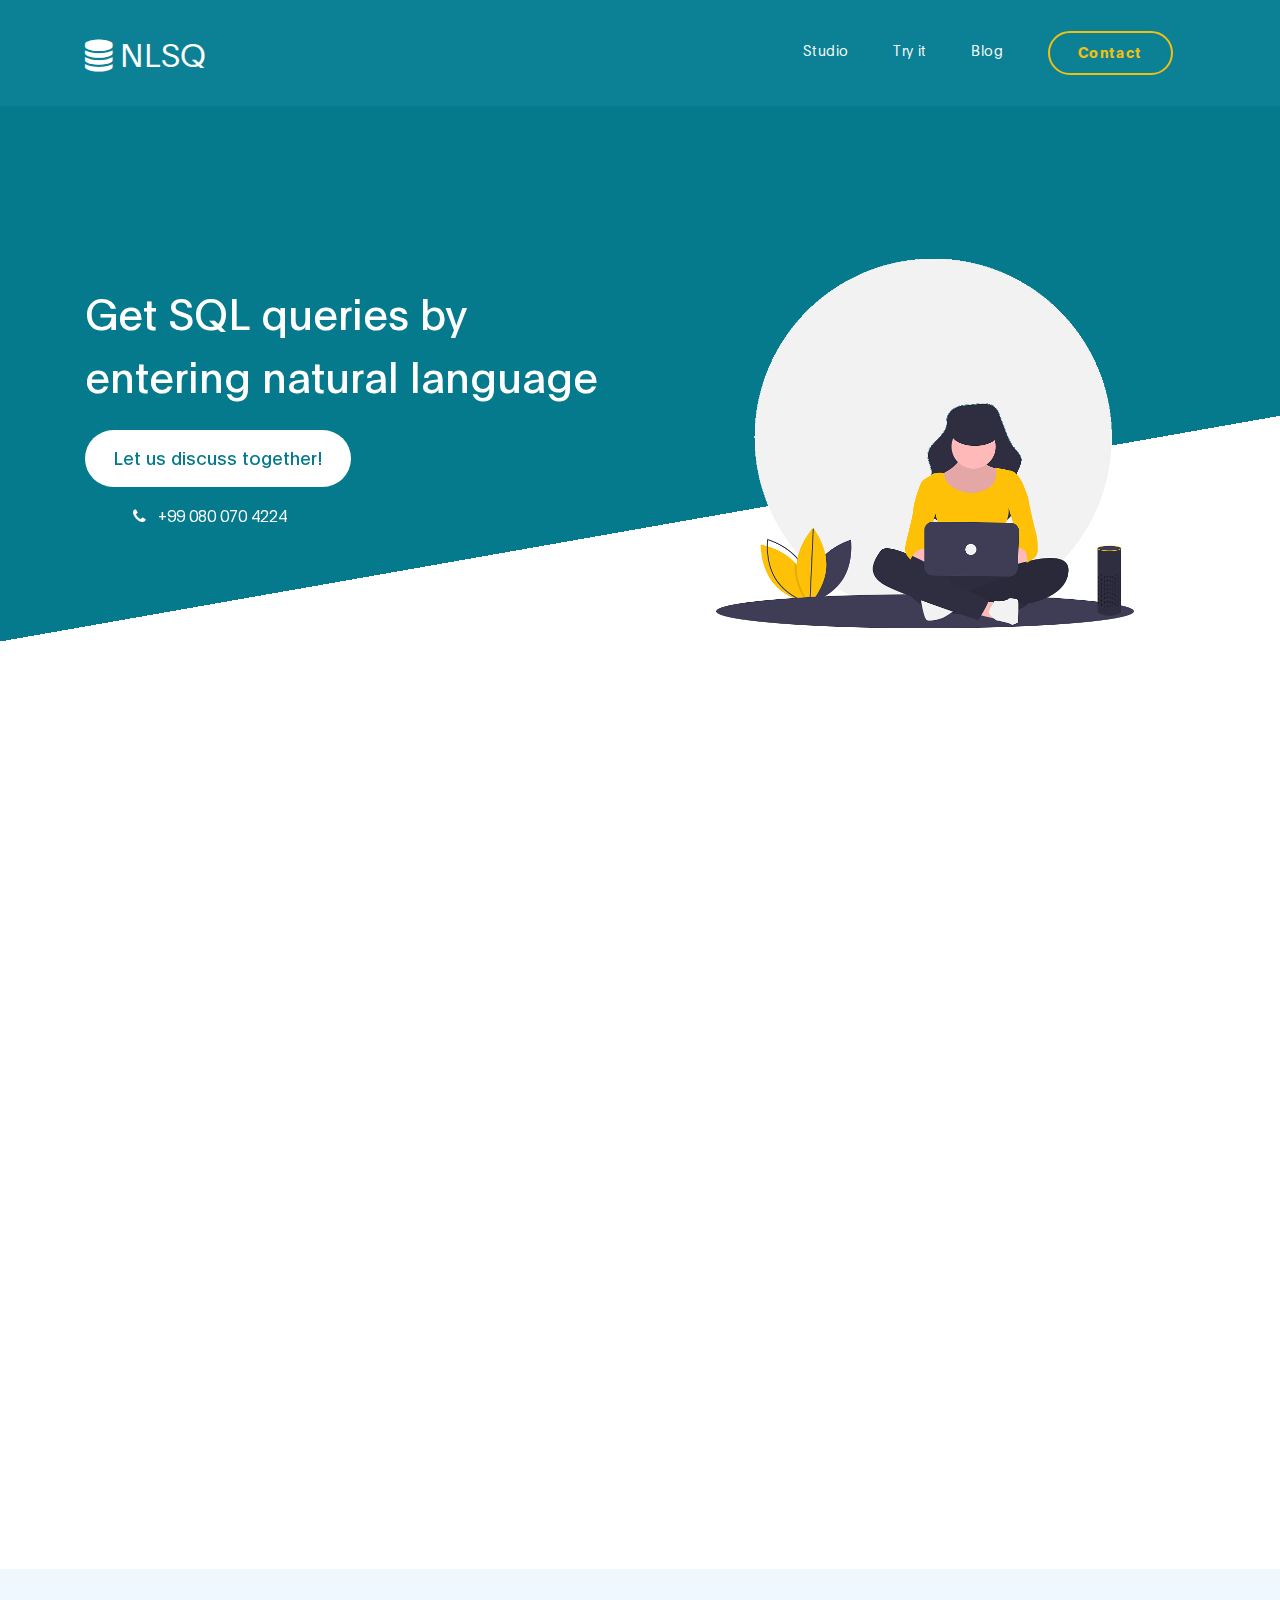
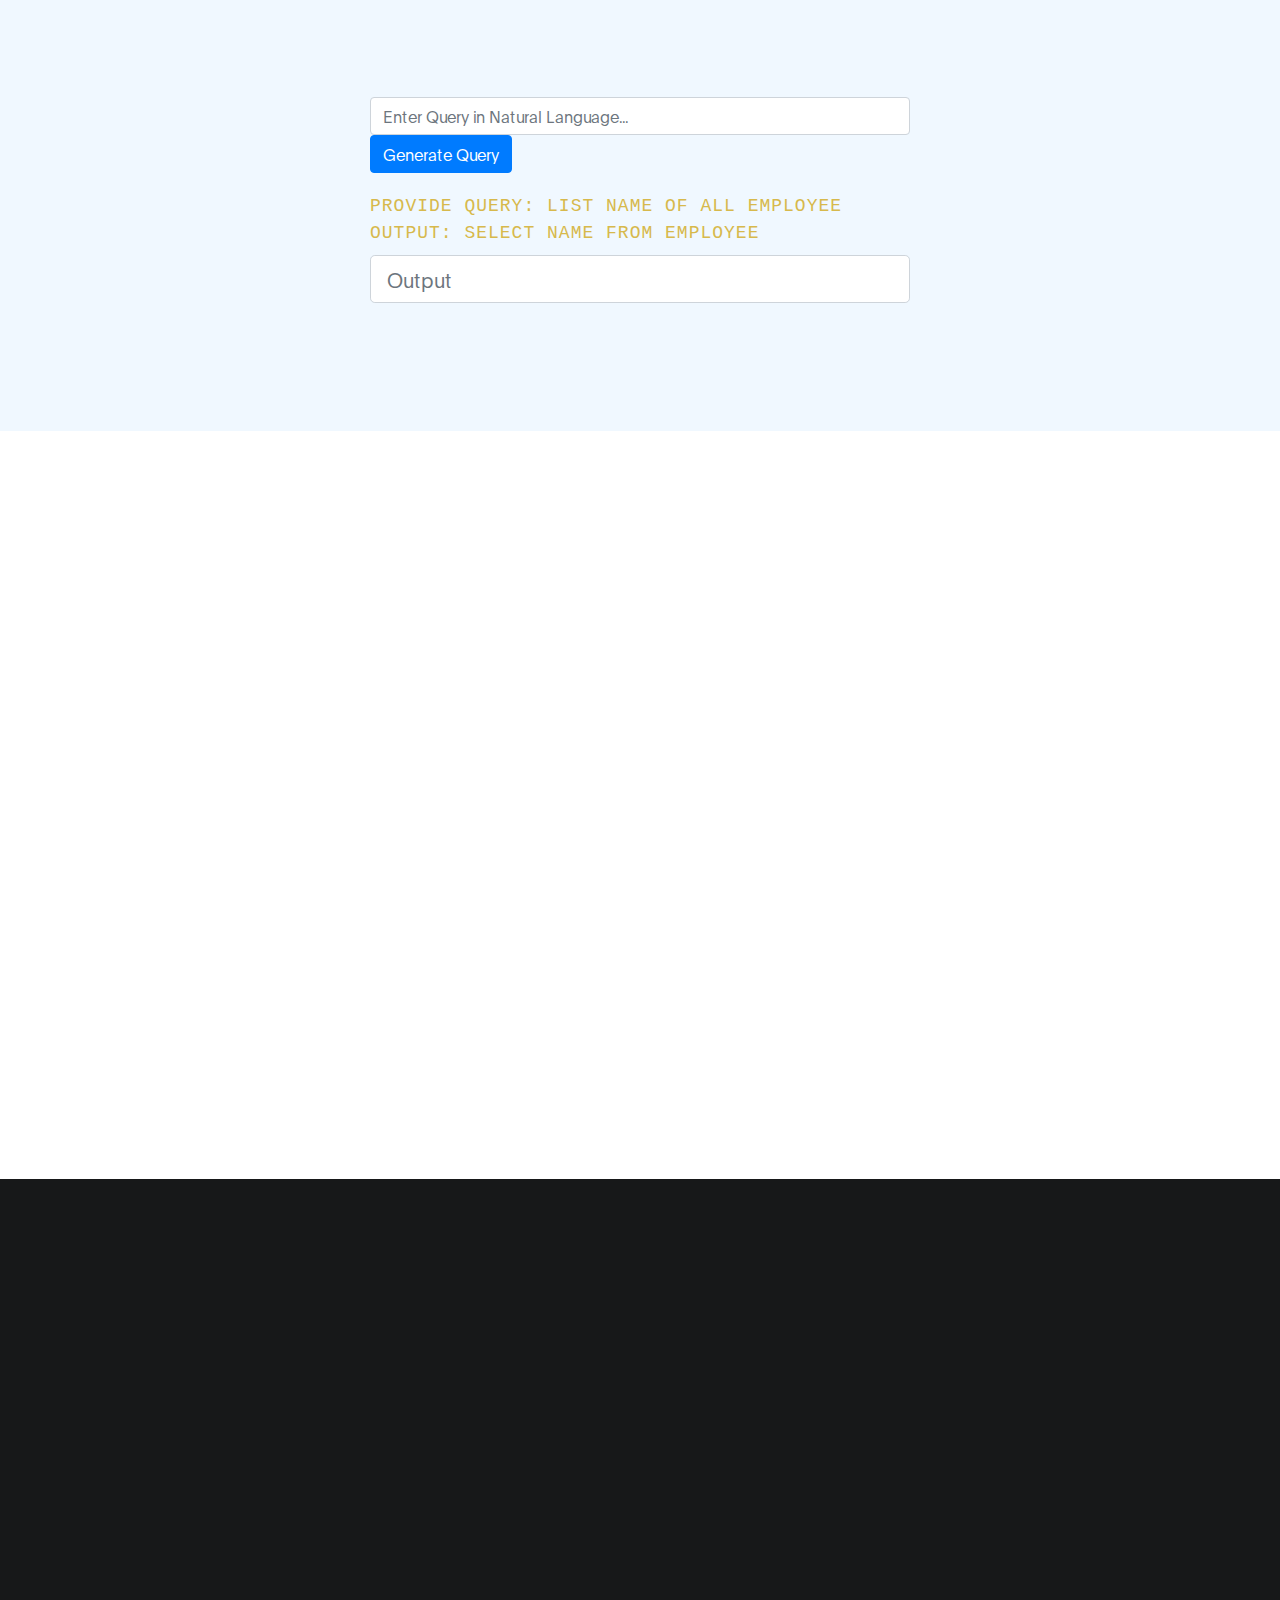
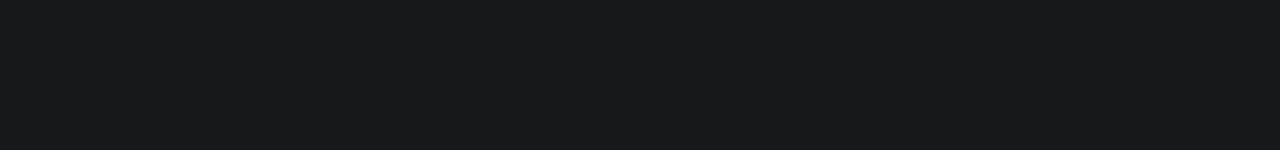
<file: index.html>
<!DOCTYPE html>
<html lang="en">
<head>
     
     <title>NLSQ</title>
<!--

DIGITAL TREND

https://templatemo.com/tm-538-digital-trend

-->
     <meta charset="UTF-8">
     <meta http-equiv="X-UA-Compatible" content="IE=Edge">
     <meta name="description" content="">
     <meta name="keywords" content="">
     <meta name="author" content="">
     <meta name="viewport" content="width=device-width, initial-scale=1, maximum-scale=1">

     <link rel="stylesheet" href="css/bootstrap.min.css">
     <link rel="stylesheet" href="css/font-awesome.min.css">
     <link rel="stylesheet" href="css/aos.css">
     <link rel="stylesheet" href="css/owl.carousel.min.css">
     <link rel="stylesheet" href="css/owl.theme.default.min.css">

     <!-- MAIN CSS -->
     <link rel="stylesheet" href="css/templatemo-digital-trend.css">

</head>
<body>

     <!-- MENU BAR -->
    <nav class="navbar navbar-expand-lg">
        <div class="container">
            <a class="navbar-brand" href="index.html">
              <i class="fa fa-database"></i>
              NLSQ
            </a>

            <button class="navbar-toggler" type="button" data-toggle="collapse" data-target="#navbarNav" aria-controls="navbarNav" aria-expanded="false"
                aria-label="Toggle navigation">
                <span class="navbar-toggler-icon"></span>
            </button>

            <div class="collapse navbar-collapse" id="navbarNav">
                <ul class="navbar-nav ml-auto">
                    <li class="nav-item">
                        <a href="#about" class="nav-link smoothScroll">Studio</a>
                    </li>
                    <li class="nav-item">
                        <a href="#project" class="nav-link smoothScroll">Try it</a>
                    </li>
                    <li class="nav-item">
                        <a href="#" class="nav-link">Blog</a>
                    </li>
                    <li class="nav-item">
                        <a href="contact.html" class="nav-link contact">Contact</a>
                    </li>
                </ul>
            </div>
        </div>
    </nav>


     <!-- HERO -->
     <section class="hero hero-bg d-flex justify-content-center align-items-center">
               <div class="container">
                    <div class="row">

                        <div class="col-lg-6 col-md-10 col-12 d-flex flex-column justify-content-center align-items-center">
                              <div class="hero-text">

                                   <h1 class="text-white" data-aos="fade-up">Get SQL queries by entering natural language</h1>

                                   <a href="contact.html" class="custom-btn btn-bg btn mt-3" data-aos="fade-up" data-aos-delay="100">Let us discuss together!</a>

                                   <strong class="d-block py-3 pl-5 text-white" data-aos="fade-up" data-aos-delay="200"><i class="fa fa-phone mr-2"></i> +99 080 070 4224</strong>
                              </div>
                        </div>

                        <div class="col-lg-6 col-12">
                          <div class="hero-image" data-aos="fade-up" data-aos-delay="300">

                            <img src="images/working-girl.png" class="img-fluid" alt="working girl">
                          </div>
                        </div>

                    </div>
               </div>
     </section>


     <!-- ABOUT -->
     <section class="about section-padding pb-0" id="about">
          <div class="container">
               <div class="row">

                    <div class="col-lg-7 mx-auto col-md-10 col-12">
                         <div class="about-info">

                              <h2 class="mb-4" data-aos="fade-up">the best <strong>Solution to Convert Natural Language to SQL</strong> in India</h2>

                              <p class="mb-0" data-aos="fade-up">Lorem Ipsum is simply dummy text of the printing and typesetting industry. Lorem Ipsum has been the industry's standard dummy text ever since the 1500s, when an unknown printer took a galley of type and scrambled it to make a type specimen book. It has survived not only five centuries, but also the leap into electronic typesetting, remaining essentially unchanged. It was popularised in the 1960s with the release of Letraset sheets containing Lorem Ipsum passages, and more recently with desktop publishing software like Aldus PageMaker including versions of Lorem Ipsum.
                         </div>

                         <div class="about-image" data-aos="fade-up" data-aos-delay="200">

                          <img src="images/office.png" class="img-fluid" alt="office">
                        </div>
                    </div>

               </div>
          </div>
     </section>


     <!-- PROJECT -->
     <section class="project section-padding" id="project">
          <div class="container-fluid">
               <div class="row">

                    

                         <div class="container">
                              <div class="row height d-flex justify-content-center align-items-center">
                                  <div class="col-md-6">
                                      <div class="form"><input type="text" class="form-control form-input" placeholder="Enter Query in Natural Language..."></div>
                                      <button type="button" class="btn btn-primary">Generate Query</button>
                                  </div>
                              </div>
                          </div><br><br/>
                          <br><br/>
                          <div class="container">
                              <div class="row height d-flex justify-content-center align-items-center">
                                  <div class="col-md-6">
                                   <h4 style="font-family: 'Inconsolata', Consolas, monospace;
                                   color: #d7b94c;"class="typing">Provide Query: List name of all employee <br> Output: SELECT name From employee</h4>
                                  </div>
                              </div>
                          </div>
                          <br></br>
                          <div class="container">
                              <div class="row height d-flex justify-content-center align-items-center">
                                  <div class="col-md-6">
                                   <input type="Query" class="form-control form-control-lg" id="colFormLabelLg" placeholder="Output">
                                  </div>
                              </div>
                          </div>
                          
                         
                              
                         
                    

               </div>
          </div>
     </section>


     <!-- TESTIMONIAL -->
     <section class="testimonial section-padding">
          <div class="container">
               <div class="row">

                    <div class="col-lg-6 col-md-5 col-12">
                        <div class="contact-image" data-aos="fade-up">

                          <img src="images/female-avatar.png" class="img-fluid" alt="website">
                        </div>
                    </div>

                    <div class="col-lg-6 col-md-7 col-12">
                      <h4 class="my-5 pt-3" data-aos="fade-up" data-aos-delay="100">Client Testimonials</h4>

                      <div class="quote" data-aos="fade-up" data-aos-delay="200"></div>

                      <h2 class="mb-4" data-aos="fade-up" data-aos-delay="300">Lorem ipsum Sed eiusmod esse aliqua sed incididunt aliqua incididunt mollit id et sit proident dolor nulla sed commodo.</h2>

                      
                    </div>

               </div>
          </div>
     </section>


    <footer class="site-footer">
      <div class="container">
        <div class="row">

          <div class="col-lg-5 mx-lg-auto col-md-8 col-10">
            <h1 class="text-white" data-aos="fade-up" data-aos-delay="100">We provide best and east services for <strong>SQL queries.</strong></h1>
          </div>

          <div class="col-lg-3 col-md-6 col-12" data-aos="fade-up" data-aos-delay="200">
            <h4 class="my-4">Contact Info</h4>

            <p class="mb-1">
              <i class="fa fa-phone mr-2 footer-icon"></i> 
              +99 080 070 4224
            </p>

            <p>
              <a href="#">
                <i class="fa fa-envelope mr-2 footer-icon"></i>
                hello@company.com
              </a>
            </p>
          </div>

          <div class="col-lg-3 col-md-6 col-12" data-aos="fade-up" data-aos-delay="300">
            <h4 class="my-4">Our Studio</h4>

            <p class="mb-1">
              <i class="fa fa-home mr-2 footer-icon"></i> 
              Av. Lúcio Costa - Barra da Tijuca, Rio de Janeiro - RJ, Brazil
            </p>
          </div>

          <div class="col-lg-4 mx-lg-auto text-center col-md-8 col-12" data-aos="fade-up" data-aos-delay="400">
            <p class="copyright-text">Copyright &copy; 2020 Your Company
            <br>
            <a rel="nofollow noopener" href="https://templatemo.com">Design: TemplateMo</a></p>
          </div>

          <div class="col-lg-4 mx-lg-auto col-md-6 col-12" data-aos="fade-up" data-aos-delay="500">
            
            <ul class="footer-link">
              <li><a href="#">Stories</a></li>
              <li><a href="#">Work with us</a></li>
              <li><a href="#">Privacy</a></li>
            </ul>
          </div>

          <div class="col-lg-3 mx-lg-auto col-md-6 col-12" data-aos="fade-up" data-aos-delay="600">
            <ul class="social-icon">
              <li><a href="#" class="fa fa-instagram"></a></li>
              <li><a href="#" class="fa fa-twitter"></a></li>
              <li><a href="#" class="fa fa-dribbble"></a></li>
              <li><a href="#" class="fa fa-behance"></a></li>
            </ul>
          </div>

        </div>
      </div>
    </footer>


     <!-- SCRIPTS -->
     <script src="js/jquery.min.js"></script>
     <script src="js/bootstrap.min.js"></script>
     <script src="js/aos.js"></script>
     <script src="js/owl.carousel.min.js"></script>
     <script src="js/smoothscroll.js"></script>
     <script src="js/custom.js"></script>

</body>
</html>
</file>
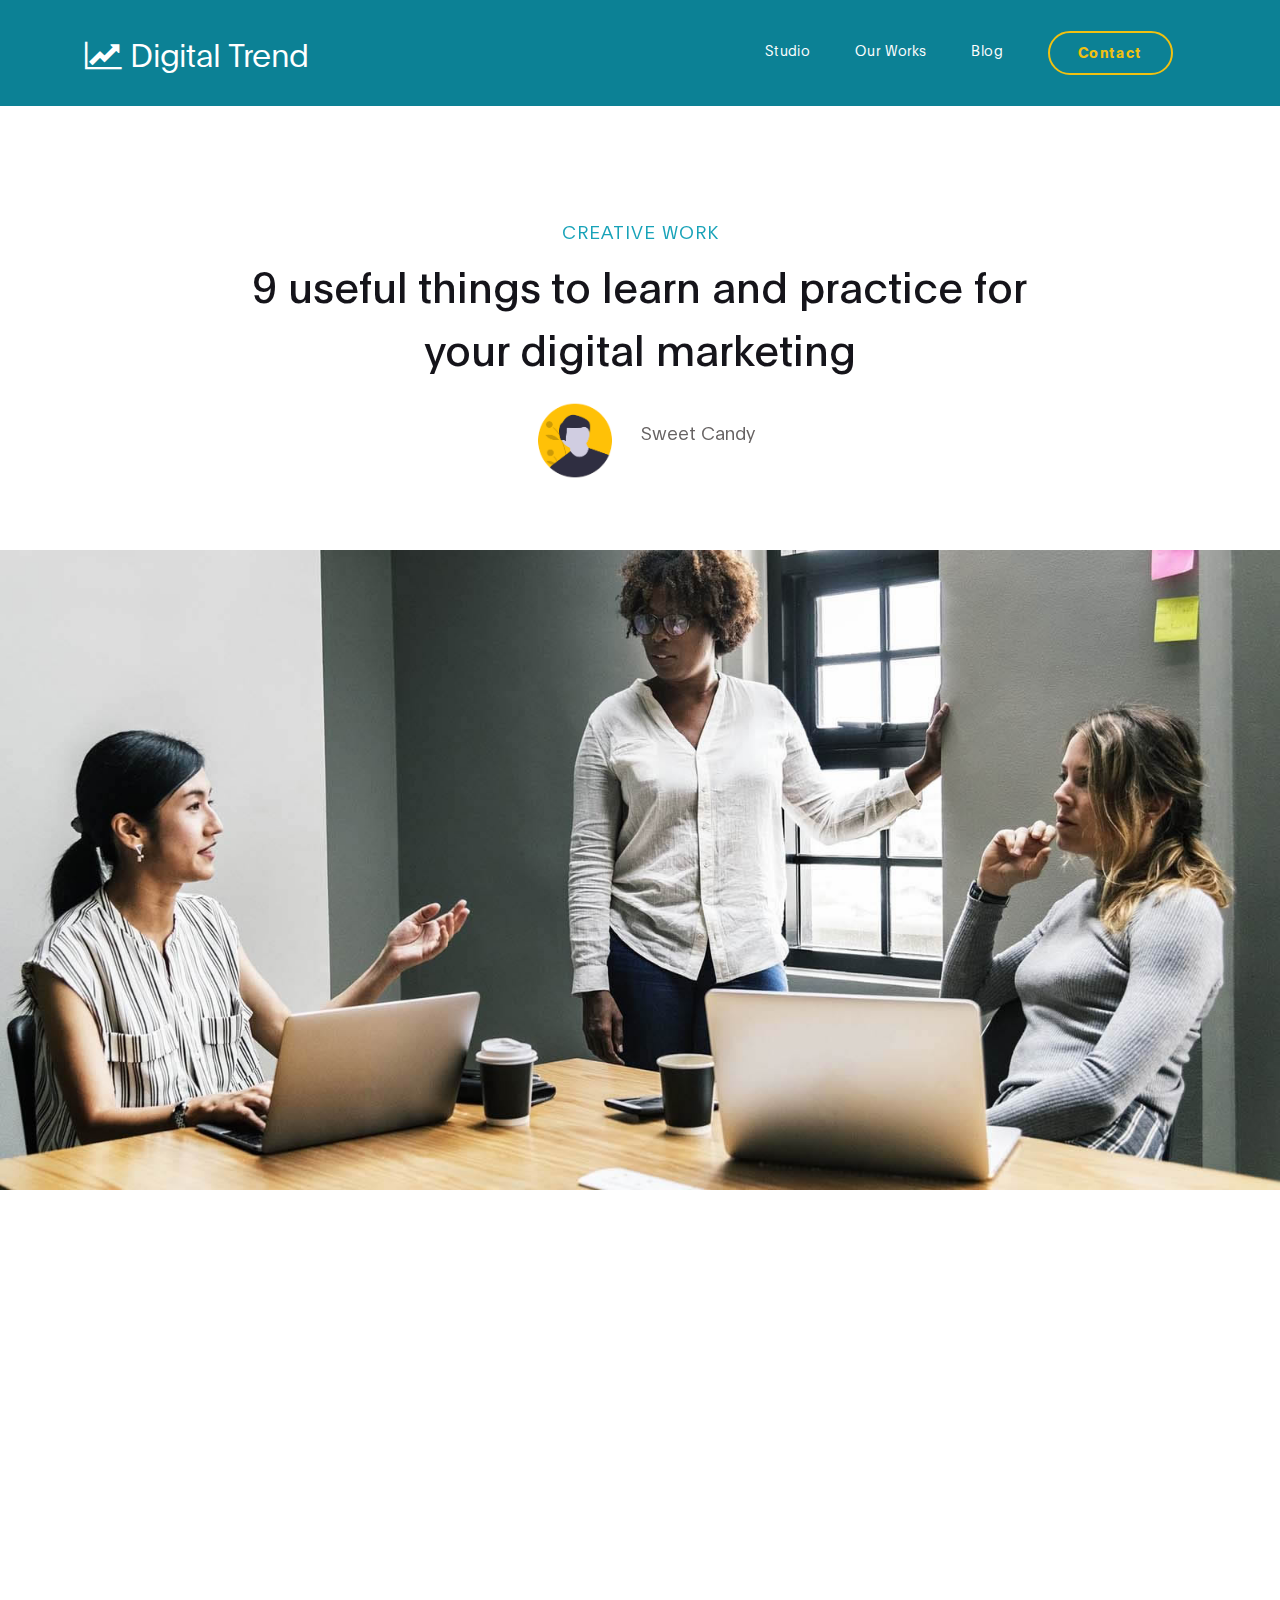
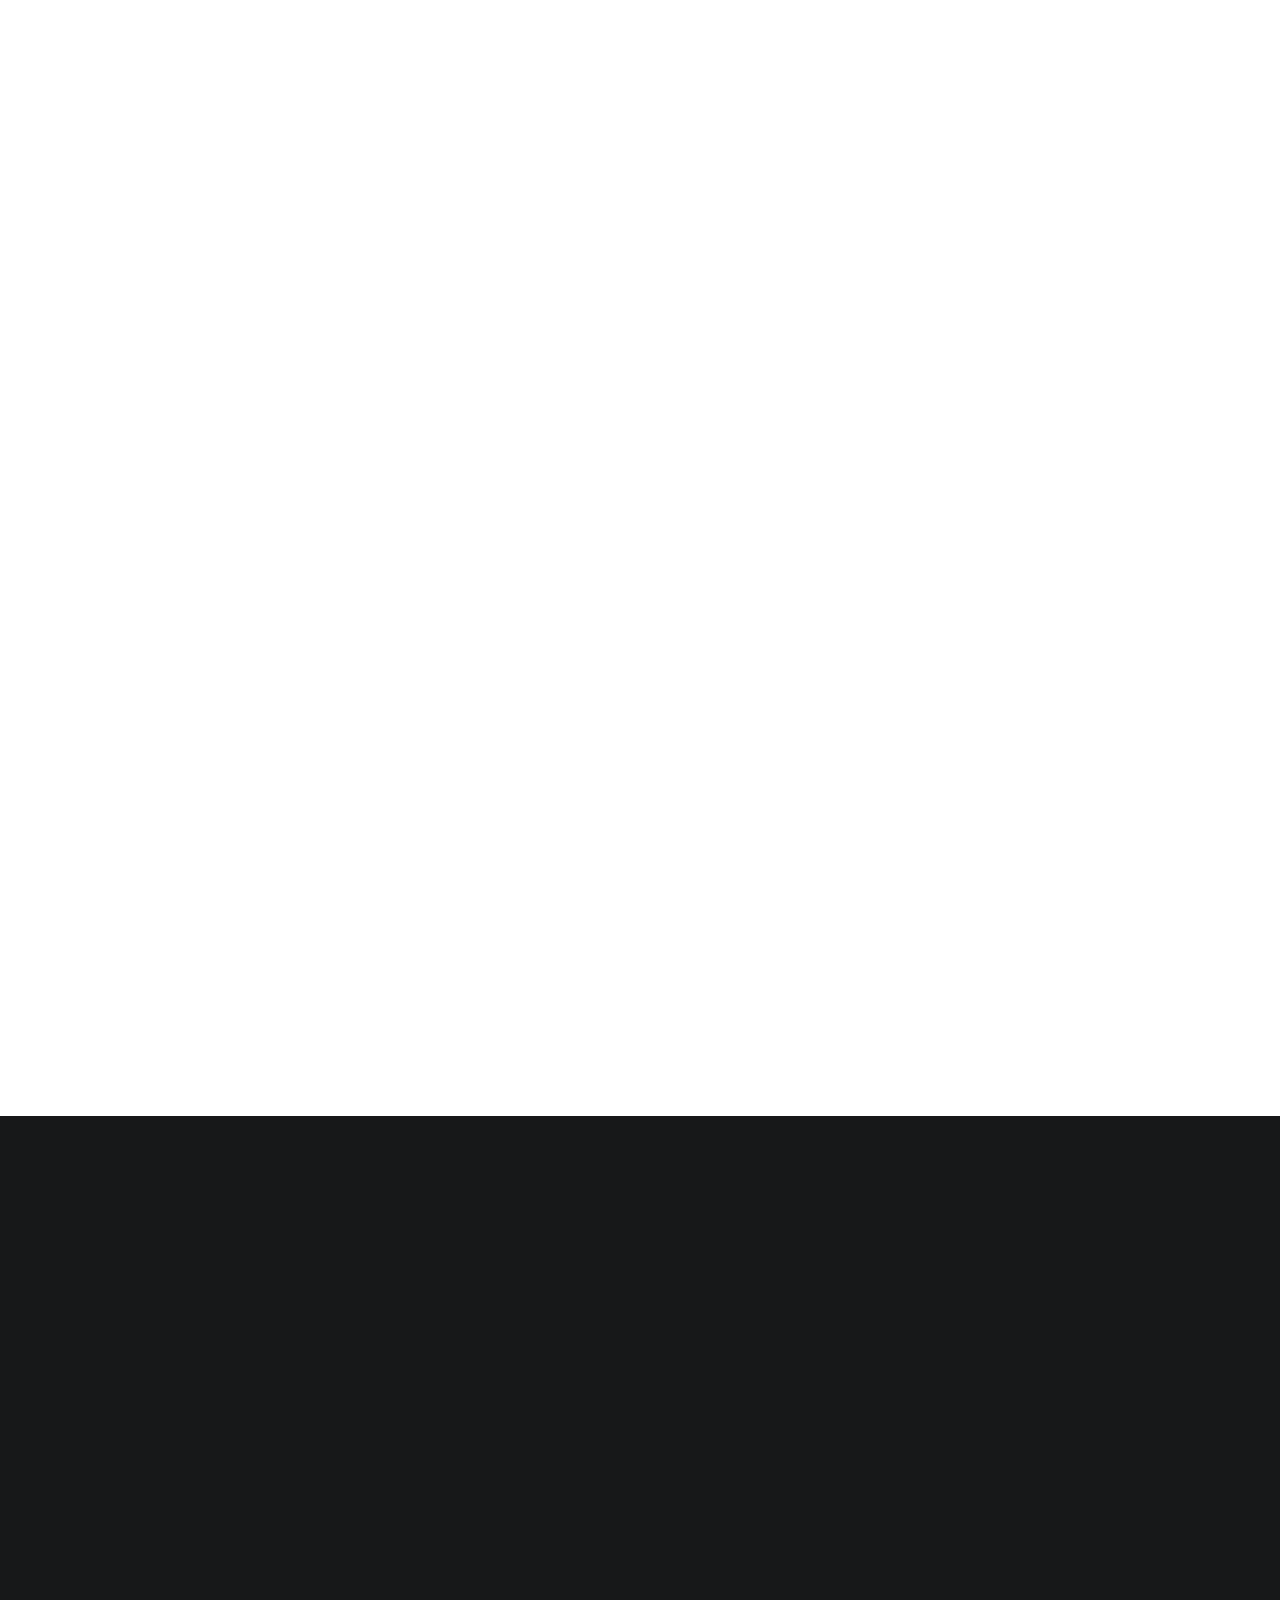
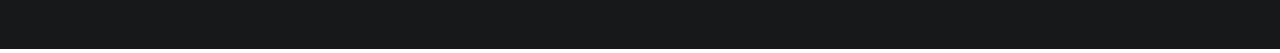
<file: blog-detail.html>
<!DOCTYPE html>
<html lang="en">
<head>

     <title>Digital Trend - Blog Detail</title>
<!--

DIGITAL TREND

https://templatemo.com/tm-538-digital-trend

-->
     <meta charset="UTF-8">
     <meta http-equiv="X-UA-Compatible" content="IE=Edge">
     <meta name="description" content="">
     <meta name="keywords" content="">
     <meta name="author" content="">
     <meta name="viewport" content="width=device-width, initial-scale=1, maximum-scale=1">

     <link rel="stylesheet" href="css/bootstrap.min.css">
     <link rel="stylesheet" href="css/font-awesome.min.css">
     <link rel="stylesheet" href="css/aos.css">
     <link rel="stylesheet" href="css/owl.carousel.min.css">
     <link rel="stylesheet" href="css/owl.theme.default.min.css">

     <!-- MAIN CSS -->
     <link rel="stylesheet" href="css/templatemo-digital-trend.css">

</head>
<body>

     <!-- MENU BAR -->
    <nav class="navbar navbar-expand-lg position-relative">
        <div class="container">
            <a class="navbar-brand" href="index.html">
              <i class="fa fa-line-chart"></i>
              Digital Trend
            </a>

            <button class="navbar-toggler" type="button" data-toggle="collapse" data-target="#navbarNav" aria-controls="navbarNav" aria-expanded="false"
                aria-label="Toggle navigation">
                <span class="navbar-toggler-icon"></span>
            </button>

            <div class="collapse navbar-collapse" id="navbarNav">
                <ul class="navbar-nav ml-auto">
                    <li class="nav-item">
                        <a href="index.html#about" class="nav-link">Studio</a>
                    </li>
                    <li class="nav-item">
                        <a href="index.html#project" class="nav-link">Our Works</a>
                    </li>
                    <li class="nav-item">
                        <a href="blog.html" class="nav-link">Blog</a>
                    </li>
                    <li class="nav-item">
                        <a href="contact.html" class="nav-link contact">Contact</a>
                    </li>
                </ul>
            </div>
        </div>
    </nav>


     <!-- BLOG DETAIL -->
     <section class="project-detail section-padding-half">
          <div class="container">
               <div class="row">

                    <div class="col-lg-9 mx-auto col-md-10 col-12 mt-lg-5 text-center" data-aos="fade-up">
                      <h4 class="blog-category text-info">Creative Work</h4>
                      
                      <h1>9 useful things to learn and practice for your digital marketing</h1>

                      <div class="client-info">
                          <div class="d-flex justify-content-center align-items-center mt-3">
                            <img src="images/project/project-detail/male-avatar.png" class="img-fluid" alt="male avatar">

                            <p>Sweet Candy</p>
                          </div>
                      </div>
                    </div>

               </div>
          </div>
     </section>


     <div class="full-image text-center" data-aos="zoom-in">
       <img src="images/blog/blog-header-image.jpg" class="img-fluid" alt="blog header">
     </div>


     <!-- BLOG DETAIL -->
     <section class="project-detail">
          <div class="container">
               <div class="row">

                  <div class="col-lg-9 mx-auto col-md-11 col-12 my-5 pt-3" data-aos="fade-up">

                    <h2 class="mb-3">Etiam quis metus elementum, tempor risus vel, condimentum orci.</h2>

                    <p>Mauris in convallis nunc, non facilisis arcu. Nunc sapien nulla, interdum at diam non, aliquam vestibulum leo. Fusce laoreet malesuada ante, consectetur consequat ante tempor et. Quisque ac risus ligula.</p>

                    <p>Suspendisse bibendum tortor at est placerat auctor. Phasellus tortor est, bibendum eu ex eu, tincidunt efficitur nunc. Orci varius natoque penatibus et magnis dis parturient montes, nascetur ridiculus mus.</p>

                    <ul class="list-detail py-3">
                      <li><span>Quisque at condimentum est. Duis sollicitudin urna id elit pulvinar placerat. Ut ac dui in ex vulputate dictum.</span></li>

                      <li><span>Mauris vitae tellus nisi. Morbi rutrum lacus sit amet volutpat viverra.</span></li>

                      <li><span> Integer maximus sem ut ipsum blandit elementum. Nullam sollicitudin accumsan commodo.</span></li>
                    </ul>

                    <p>Sed leo nisl, posuere at molestie ac, suscipit auctor mauris. Etiam quis metus elementum, tempor risus vel, condimentum orci.</p>

                    <h2 class="mt-5 mb-3">Curabitur tempus vel libero lobortis feugiat</h2>

                    <p>Orci varius natoque penatibus et magnis dis parturient montes, nascetur ridiculus mus. Mauris in convallis nunc, non facilisis arcu. Nunc sapien nulla, interdum at diam non, aliquam vestibulum leo.</p>

                    <blockquote>Phasellus dapibus ex sed dolor blandit, efficitur iaculis ipsum scelerisque. Cras elementum nibh id felis sagittis, sit amet pellentesque ligula porttitor. Fusce laoreet malesuada ante, consectetur consequat ante tempor et. Quisque ac risus ligula.</blockquote>
                    </div>
               </div>

              <div class="col-lg-8 mx-auto mb-5 pb-5 col-12" data-aos="fade-up">

                <h3 class="my-3" data-aos="fade-up">Leave a comment</h3>

                <form action="#" method="get"  class="contact-form" data-aos="fade-up" data-aos-delay="300" role="form">
                  <div class="row">
                    <div class="col-lg-6 col-12">
                      <input type="text" class="form-control" name="name" placeholder="Name">
                    </div>

                    <div class="col-lg-6 col-12">
                      <input type="email" class="form-control" name="email" placeholder="Email">
                    </div>

                    <div class="col-lg-12 col-12">
                      <textarea class="form-control" rows="6" name="message" placeholder="Message"></textarea>
                    </div>

                    <div class="col-lg-5 mx-auto col-7">
                      <button type="submit" class="form-control" id="submit-button" name="submit">Submit Comment</button>
                    </div>
                  </div>
                </form>
              </div>
              
          </div>
          
     </section>


    <footer class="site-footer">
      <div class="container">
        <div class="row">

          <div class="col-lg-5 mx-lg-auto col-md-8 col-10">
            <h1 class="text-white" data-aos="fade-up" data-aos-delay="100">We make creative <strong>brands</strong> only.</h1>
          </div>

          <div class="col-lg-3 col-md-6 col-12" data-aos="fade-up" data-aos-delay="200">
            <h4 class="my-4">Contact Info</h4>

            <p class="mb-1">
              <i class="fa fa-phone mr-2 footer-icon"></i> 
              +99 080 070 4224
            </p>

            <p>
              <a href="#">
                <i class="fa fa-envelope mr-2 footer-icon"></i>
                hello@company.com
              </a>
            </p>
          </div>

          <div class="col-lg-3 col-md-6 col-12" data-aos="fade-up" data-aos-delay="300">
            <h4 class="my-4">Our Studio</h4>

            <p class="mb-1">
              <i class="fa fa-home mr-2 footer-icon"></i> 
              Av. Lúcio Costa - Barra da Tijuca, Rio de Janeiro - RJ, Brazil
            </p>
          </div>

          <div class="col-lg-4 mx-lg-auto text-center col-md-8 col-12" data-aos="fade-up" data-aos-delay="400">
            <p class="copyright-text">Copyright &copy; 2020 Your Company
            <br>
            <a rel="nofollow noopener" href="https://templatemo.com">Design: TemplateMo</a></p>
          </div>

          <div class="col-lg-4 mx-lg-auto col-md-6 col-12" data-aos="fade-up" data-aos-delay="500">
            
            <ul class="footer-link">
              <li><a href="#">Stories</a></li>
              <li><a href="#">Work with us</a></li>
              <li><a href="#">Privacy</a></li>
            </ul>
          </div>

          <div class="col-lg-3 mx-lg-auto col-md-6 col-12" data-aos="fade-up" data-aos-delay="600">
            <ul class="social-icon">
              <li><a href="#" class="fa fa-instagram"></a></li>
              <li><a href="#" class="fa fa-twitter"></a></li>
              <li><a href="#" class="fa fa-dribbble"></a></li>
              <li><a href="#" class="fa fa-behance"></a></li>
            </ul>
          </div>

        </div>
      </div>
    </footer>


     <!-- SCRIPTS -->
     <script src="js/jquery.min.js"></script>
     <script src="js/bootstrap.min.js"></script>
     <script src="js/aos.js"></script>
     <script src="js/owl.carousel.min.js"></script>
     <script src="js/custom.js"></script>

</body>
</html>
</file>
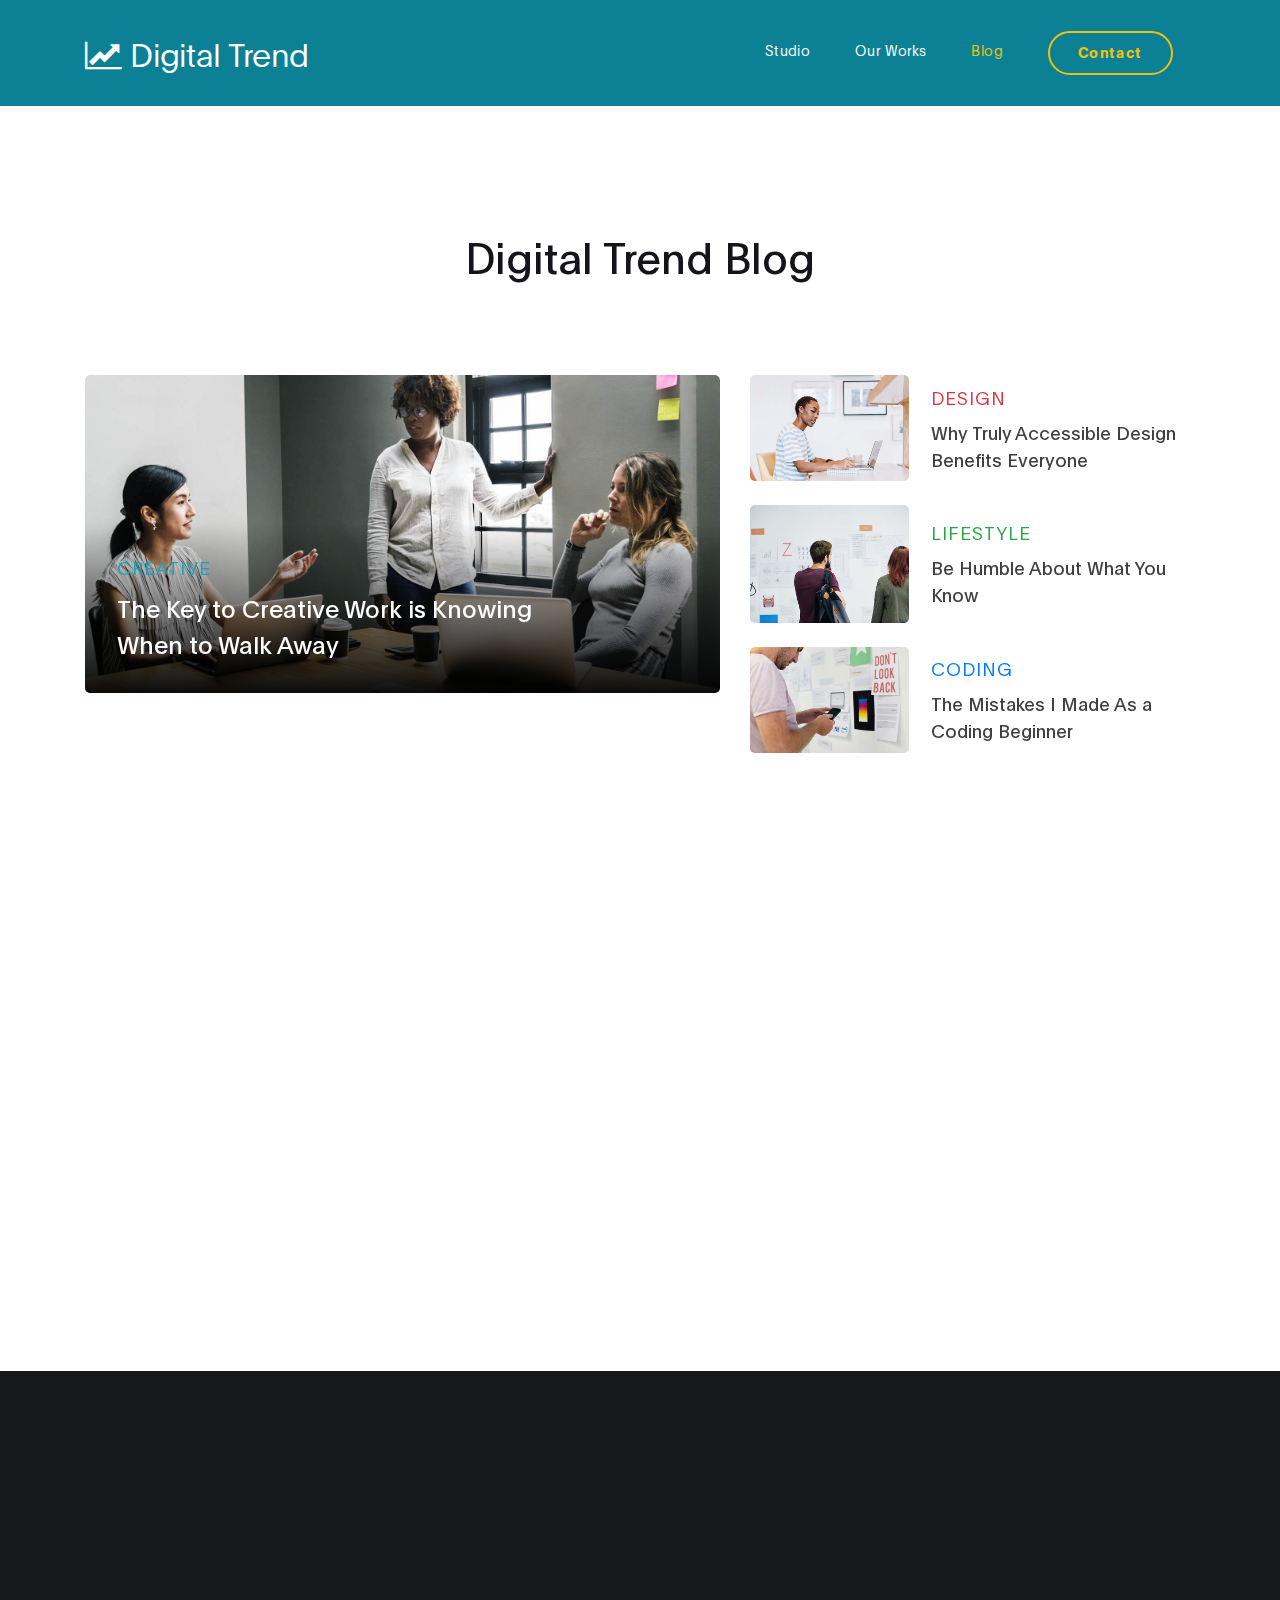
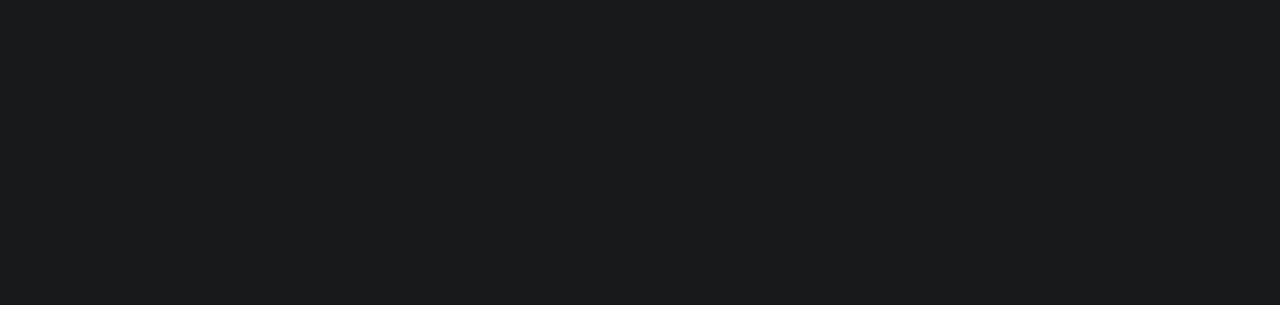
<file: blog.html>
<!DOCTYPE html>
<html lang="en">
<head>

     <title>Digital Trend - Blog</title>
<!--

DIGITAL TREND

https://templatemo.com/tm-538-digital-trend

-->
     <meta charset="UTF-8">
     <meta http-equiv="X-UA-Compatible" content="IE=Edge">
     <meta name="description" content="">
     <meta name="keywords" content="">
     <meta name="author" content="">
     <meta name="viewport" content="width=device-width, initial-scale=1, maximum-scale=1">

     <link rel="stylesheet" href="css/bootstrap.min.css">
     <link rel="stylesheet" href="css/font-awesome.min.css">
     <link rel="stylesheet" href="css/aos.css">
     <link rel="stylesheet" href="css/owl.carousel.min.css">
     <link rel="stylesheet" href="css/owl.theme.default.min.css">

     <!-- MAIN CSS -->
     <link rel="stylesheet" href="css/templatemo-digital-trend.css">

</head>
<body>

     <!-- MENU BAR -->
    <nav class="navbar navbar-expand-lg position-absolute">
        <div class="container">
            <a class="navbar-brand" href="index.html">
              <i class="fa fa-line-chart"></i>
              Digital Trend
            </a>

            <button class="navbar-toggler" type="button" data-toggle="collapse" data-target="#navbarNav" aria-controls="navbarNav" aria-expanded="false"
                aria-label="Toggle navigation">
                <span class="navbar-toggler-icon"></span>
            </button>

            <div class="collapse navbar-collapse" id="navbarNav">
                <ul class="navbar-nav ml-auto">
                    <li class="nav-item">
                        <a href="index.html#about" class="nav-link">Studio</a>
                    </li>
                    <li class="nav-item">
                        <a href="index.html#project" class="nav-link">Our Works</a>
                    </li>
                    <li class="nav-item">
                        <a href="blog.html" class="nav-link active">Blog</a>
                    </li>
                    <li class="nav-item">
                        <a href="contact.html" class="nav-link contact">Contact</a>
                    </li>
                </ul>
            </div>
        </div>
    </nav>


     <!-- BLOG -->
     <section class="blog section-padding">
          <div class="container">
               <div class="row">

                    <div class="col-lg-12 col-12 py-5 mt-5 mb-3 text-center">

                      <h1 class="mb-4" data-aos="fade-up">Digital Trend Blog</h1>
                    </div>

                    <div class="col-lg-7 col-md-7 col-12 mb-4">
                      <div class="blog-header" data-aos="fade-up" data-aos-delay="100">
                        <img src="images/blog/blog-header-image.jpg" class="img-fluid" alt="blog header">

                        <div class="blog-header-info">
                          <h4 class="blog-category text-info">Creative</h4>

                          <h3><a href="blog-detail.html">The Key to Creative Work is Knowing When to Walk Away</a></h3>
                        </div>
                      </div>
                    </div>

                    <div class="col-lg-5 col-md-5 col-12 mb-4">
                      <div class="blog-sidebar d-flex justify-content-center align-items-center" data-aos="fade-up" data-aos-delay="200">
                        <img src="images/blog/blog-sidebar-image.jpg" class="img-fluid" alt="blog">

                        <div class="blog-info">
                          <h4 class="blog-category text-danger">Design</h4>

                          <h3><a href="blog-detail.html">Why Truly Accessible Design Benefits Everyone</a></h3>
                        </div>
                      </div>

                      <div class="blog-sidebar py-4 d-flex justify-content-center align-items-center" data-aos="fade-up" data-aos-delay="300">
                        <img src="images/blog/blog-sidebar-image01.jpg" class="img-fluid" alt="blog">

                        <div class="blog-info">
                          <h4 class="blog-category text-success">lifestyle</h4>

                          <h3><a href="blog-detail.html">Be Humble About What You Know</a></h3>
                        </div>
                      </div>

                      <div class="blog-sidebar d-flex justify-content-center align-items-center" data-aos="fade-up" data-aos-delay="200">
                        <img src="images/blog/blog-sidebar-image02.jpg" class="img-fluid" alt="blog">

                        <div class="blog-info">
                          <h4 class="blog-category text-primary">Coding</h4>

                          <h3><a href="blog-detail.html">The Mistakes I Made As a Coding Beginner</a></h3>
                        </div>
                      </div>

                    </div>

                    <div class="col-lg-5 ml-auto mt-5 pt-5 col-md-6 col-12">

                      <img src="images/newsletter.png" data-aos="fade-up" data-aos-delay="100" class="img-fluid" alt="newsletter">
                    </div>

                    <div class="col-lg-5 mr-auto mt-5 pt-5 col-md-6 col-12 newsletter-form">
                      <h4 data-aos="fade-up" data-aos-delay="200">Email Newsletter</h4>

                      <h2 data-aos="fade-up" data-aos-delay="300">Let’s stay up-to-date. We'll share you all good stuffs.</h2>
                      <form action="#" method="get" enctype="multipart/form-data">
                      <div class="form-group mt-4" data-aos="fade-up" data-aos-delay="400">
                        <input name="email" type="email" class="form-control" 
                        		id="email" aria-describedby="emailHelp" placeholder="Please enter your email" required>

                        <small id="emailHelp" class="form-text text-muted">We'll NOT share your email address to anyone else.</small>

                      </div>

                      <div class="form-group form-check" data-aos="fade-up" data-aos-delay="500">
                        <input name="monthly" type="checkbox" class="form-check-input" id="monthly">

                        <label class="form-check-label" for="monthly">Please send me a monthly newsletter.</label>
                      </div>

                        <button type="submit" data-aos="fade-up" data-aos-delay="500" class="btn w-100 mt-3">Sign up</button>
                      </form>
                    </div>

               </div>
          </div>
     </section>


    <footer class="site-footer">
      <div class="container">
        <div class="row">

          <div class="col-lg-5 mx-lg-auto col-md-8 col-10">
            <h1 class="text-white" data-aos="fade-up" data-aos-delay="100">We make creative <strong>brands</strong> only.</h1>
          </div>

          <div class="col-lg-3 col-md-6 col-12" data-aos="fade-up" data-aos-delay="200">
            <h4 class="my-4">Contact Info</h4>

            <p class="mb-1">
              <i class="fa fa-phone mr-2 footer-icon"></i> 
              +99 080 070 4224
            </p>

            <p>
              <a href="#">
                <i class="fa fa-envelope mr-2 footer-icon"></i>
                hello@company.com
              </a>
            </p>
          </div>

          <div class="col-lg-3 col-md-6 col-12" data-aos="fade-up" data-aos-delay="300">
            <h4 class="my-4">Our Studio</h4>

            <p class="mb-1">
              <i class="fa fa-home mr-2 footer-icon"></i> 
              Av. Lúcio Costa - Barra da Tijuca, Rio de Janeiro - RJ, Brazil
            </p>
          </div>

          <div class="col-lg-4 mx-lg-auto text-center col-md-8 col-12" data-aos="fade-up" data-aos-delay="400">
            <p class="copyright-text">Copyright &copy; 2020 Your Company
            <br>
            <a rel="nofollow noopener" href="https://templatemo.com">Design: TemplateMo</a></p>
          </div>

          <div class="col-lg-4 mx-lg-auto col-md-6 col-12" data-aos="fade-up" data-aos-delay="500">
            
            <ul class="footer-link">
              <li><a href="#">Stories</a></li>
              <li><a href="#">Work with us</a></li>
              <li><a href="#">Privacy</a></li>
            </ul>
          </div>

          <div class="col-lg-3 mx-lg-auto col-md-6 col-12" data-aos="fade-up" data-aos-delay="600">
            <ul class="social-icon">
              <li><a href="#" class="fa fa-instagram"></a></li>
              <li><a href="#" class="fa fa-twitter"></a></li>
              <li><a href="#" class="fa fa-dribbble"></a></li>
              <li><a href="#" class="fa fa-behance"></a></li>
            </ul>
          </div>

        </div>
      </div>
    </footer>


     <!-- SCRIPTS -->
     <script src="js/jquery.min.js"></script>
     <script src="js/bootstrap.min.js"></script>
     <script src="js/aos.js"></script>
     <script src="js/owl.carousel.min.js"></script>
     <script src="js/custom.js"></script>

</body>
</html>
</file>
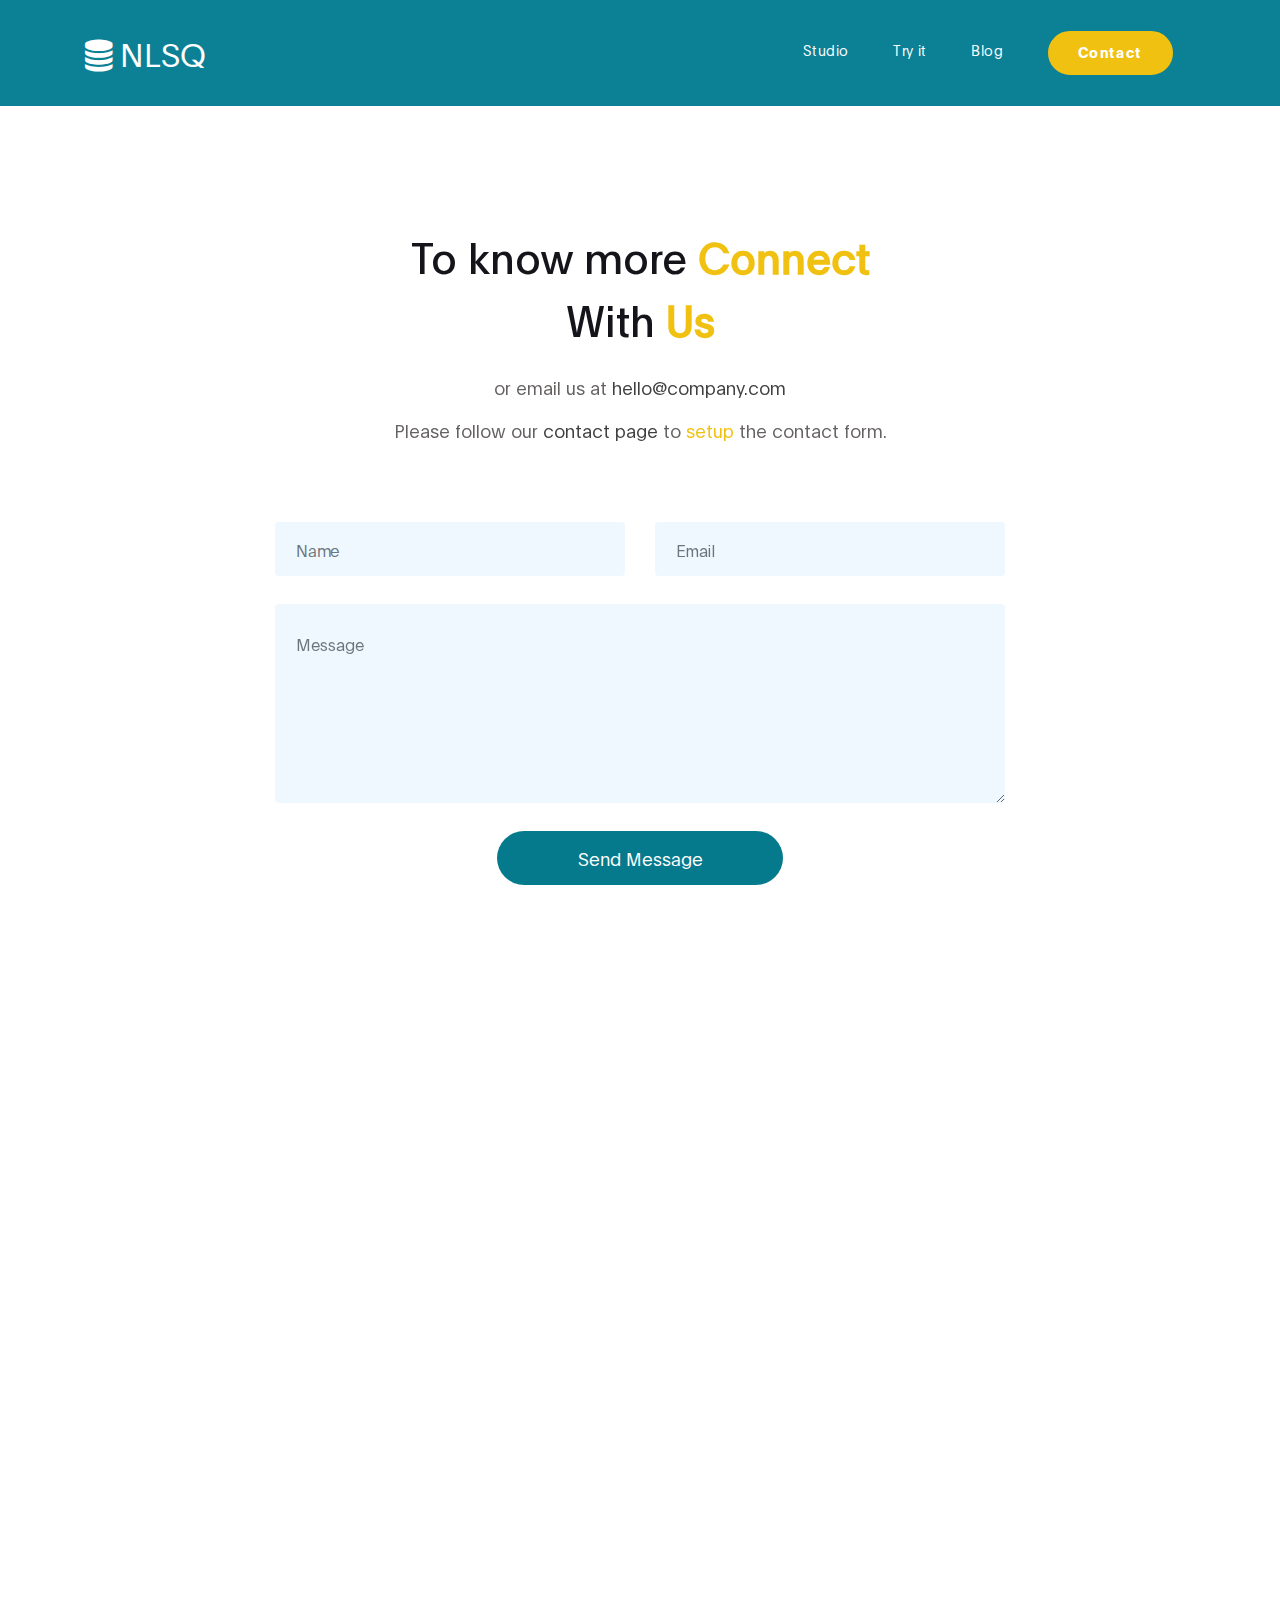
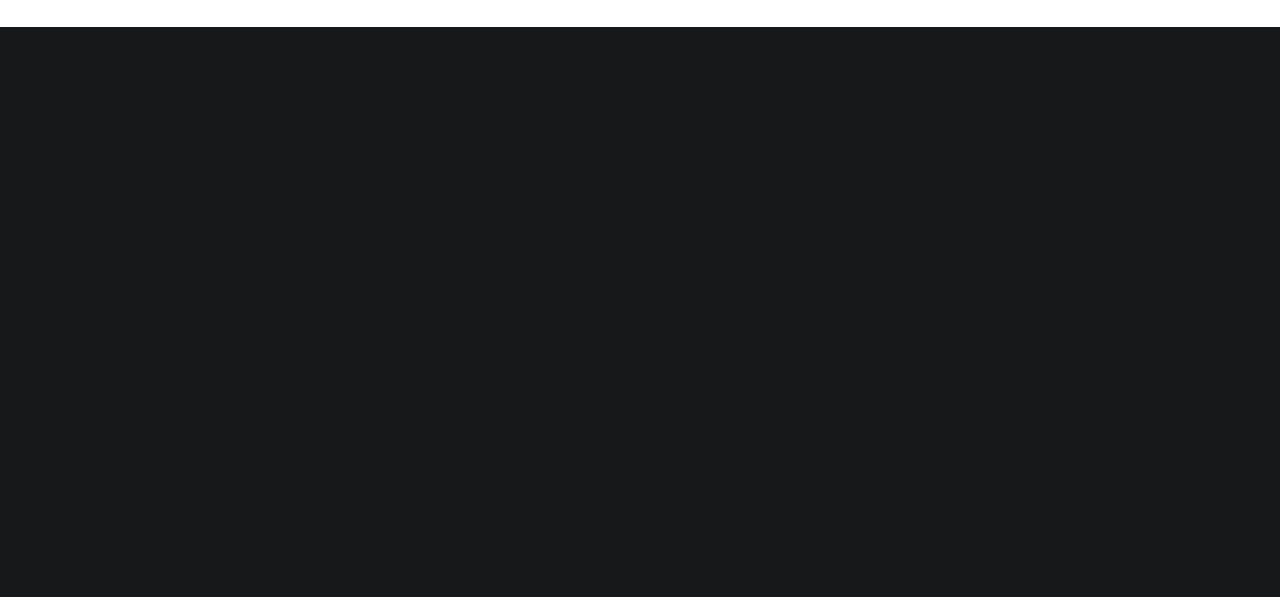
<file: contact.html>
<!DOCTYPE html>
<html lang="en">
<head>
    
    <title>NLSQ</title>
<!--

DIGITAL TREND

https://templatemo.com/tm-538-digital-trend

-->
     <meta charset="UTF-8">
     <meta http-equiv="X-UA-Compatible" content="IE=Edge">
     <meta name="description" content="">
     <meta name="keywords" content="">
     <meta name="author" content="">
     <meta name="viewport" content="width=device-width, initial-scale=1, maximum-scale=1">

     <link rel="stylesheet" href="css/bootstrap.min.css">
     <link rel="stylesheet" href="css/font-awesome.min.css">
     <link rel="stylesheet" href="css/aos.css">
     <link rel="stylesheet" href="css/owl.carousel.min.css">
     <link rel="stylesheet" href="css/owl.theme.default.min.css">

     <!-- MAIN CSS -->
     <link rel="stylesheet" href="css/templatemo-digital-trend.css">

</head>
<body>

     <!-- MENU BAR -->
    <nav class="navbar navbar-expand-lg position-absolute">
        <div class="container">
          <a class="navbar-brand" href="index.html">
              <i class="fa fa-database"></i>
              NLSQ
            </a>

            <button class="navbar-toggler" type="button" data-toggle="collapse" data-target="#navbarNav" aria-controls="navbarNav" aria-expanded="false"
                aria-label="Toggle navigation">
                <span class="navbar-toggler-icon"></span>
            </button>

            <div class="collapse navbar-collapse" id="navbarNav">
                <ul class="navbar-nav ml-auto">
                    <li class="nav-item">
                        <a href="index.html#about" class="nav-link">Studio</a>
                    </li>
                    <li class="nav-item">
                        <a href="index.html#project" class="nav-link">Try it</a>
                    </li>
                    <li class="nav-item">
                        <a href="#" class="nav-link">Blog</a>
                    </li>
                    <li class="nav-item">
                        <a href="contact.html" class="nav-link active contact">Contact</a>
                    </li>
                </ul>
            </div>
        </div>
    </nav>


     <!-- CONTACT -->
     <section class="contact section-padding">
          <div class="container">
               <div class="row">

                    <div class="col-lg-6 mx-auto col-md-7 col-12 py-5 mt-5 text-center" data-aos="fade-up">

                      <h1 class="mb-4">To know more <strong>Connect</strong> With <strong>Us</strong></h1>

                      <p>or email us at <a href="mailto:hello@company.com">hello@company.com</a></p>
                      <p>Please follow our <a rel="nofollow" href="https://templatemo.com/contact">contact page</a> to <strong>setup</strong> the contact form.</p>
                    </div>

                    <div class="col-lg-8 mx-auto col-md-10 col-12">
                    
                    <!-- Follow https://templatemo.com/contact page to setup your own contact form -->
                    
                      <form action="#" method="post" class="contact-form" data-aos="fade-up" data-aos-delay="300" role="form">
                        <div class="row">
                          <div class="col-lg-6 col-12">
                            <input type="text" class="form-control" name="name" placeholder="Name">
                          </div>

                          <div class="col-lg-6 col-12">
                            <input type="email" class="form-control" name="email" placeholder="Email">
                          </div>

                          <div class="col-lg-12 col-12">
                            <textarea class="form-control" rows="6" name="message" placeholder="Message"></textarea>
                          </div>

                          <div class="col-lg-5 mx-auto col-7">
                            <button type="submit" class="form-control" id="submit-button" name="submit">Send Message</button>
                          </div>
                        </div>

                      </form>
                    </div>

               </div>
          </div>
     </section>

<!-- How to change your own map point
	1. Go to Google Maps
	2. Click on your location point
	3. Click "Share" and choose "Embed map" tab
	4. Copy only URL and paste it within the src="" field below
-->
     <div class="google-map" data-aos="zoom-in">
       <iframe src="https://www.google.com/maps/embed?pb=!1m18!1m12!1m3!1d11196.961132529668!2d-43.38581128725845!3d-23.011063013218724!2m3!1f0!2f0!3f0!3m2!1i1024!2i768!4f13.1!3m3!1m2!1s0x9bdb695cd967b7%3A0x171cdd035a6a9d84!2sAv.%20L%C3%BAcio%20Costa%20-%20Barra%20da%20Tijuca%2C%20Rio%20de%20Janeiro%20-%20RJ%2C%20Brazil!5e0!3m2!1sen!2sth!4v1568649412152!5m2!1sen!2sth" width="1920" height="600" frameborder="0" style="border:0;" allowfullscreen=""></iframe>
     </div>


    <footer class="site-footer">
      <div class="container">
        <div class="row">

          <div class="col-lg-5 mx-lg-auto col-md-8 col-10">
            <h1 class="text-white" data-aos="fade-up" data-aos-delay="100">We provide best and east services for <strong>SQL queries.</strong></h1>
          </div>

          <div class="col-lg-3 col-md-6 col-12" data-aos="fade-up" data-aos-delay="200">
            <h4 class="my-4">Contact Info</h4>

            <p class="mb-1">
              <i class="fa fa-phone mr-2 footer-icon"></i> 
              +99 080 070 4224
            </p>

            <p>
              <a href="#">
                <i class="fa fa-envelope mr-2 footer-icon"></i>
                hello@company.com
              </a>
            </p>
          </div>

          <div class="col-lg-3 col-md-6 col-12" data-aos="fade-up" data-aos-delay="300">
            <h4 class="my-4">Our Studio</h4>

            <p class="mb-1">
              <i class="fa fa-home mr-2 footer-icon"></i> 
              Av. Lúcio Costa - Barra da Tijuca, Rio de Janeiro - RJ, Brazil
            </p>
          </div>

          <div class="col-lg-4 mx-lg-auto text-center col-md-8 col-12" data-aos="fade-up" data-aos-delay="400">
            <p class="copyright-text">Copyright &copy; 2020 Your Company
            <br>
            <a rel="nofollow noopener" href="https://templatemo.com">Design: TemplateMo</a></p>
          </div>

          <div class="col-lg-4 mx-lg-auto col-md-6 col-12" data-aos="fade-up" data-aos-delay="500">
            
            <ul class="footer-link">
              <li><a href="#">Stories</a></li>
              <li><a href="#">Work with us</a></li>
              <li><a href="#">Privacy</a></li>
            </ul>
          </div>

          <div class="col-lg-3 mx-lg-auto col-md-6 col-12" data-aos="fade-up" data-aos-delay="600">
            <ul class="social-icon">
              <li><a href="#" class="fa fa-instagram"></a></li>
              <li><a href="#" class="fa fa-twitter"></a></li>
              <li><a href="#" class="fa fa-dribbble"></a></li>
              <li><a href="#" class="fa fa-behance"></a></li>
            </ul>
          </div>

        </div>
      </div>
    </footer>


     <!-- SCRIPTS -->
     <script src="js/jquery.min.js"></script>
     <script src="js/bootstrap.min.js"></script>
     <script src="js/aos.js"></script>
     <script src="js/owl.carousel.min.js"></script>
     <script src="js/custom.js"></script>

</body>
</html>
</file>
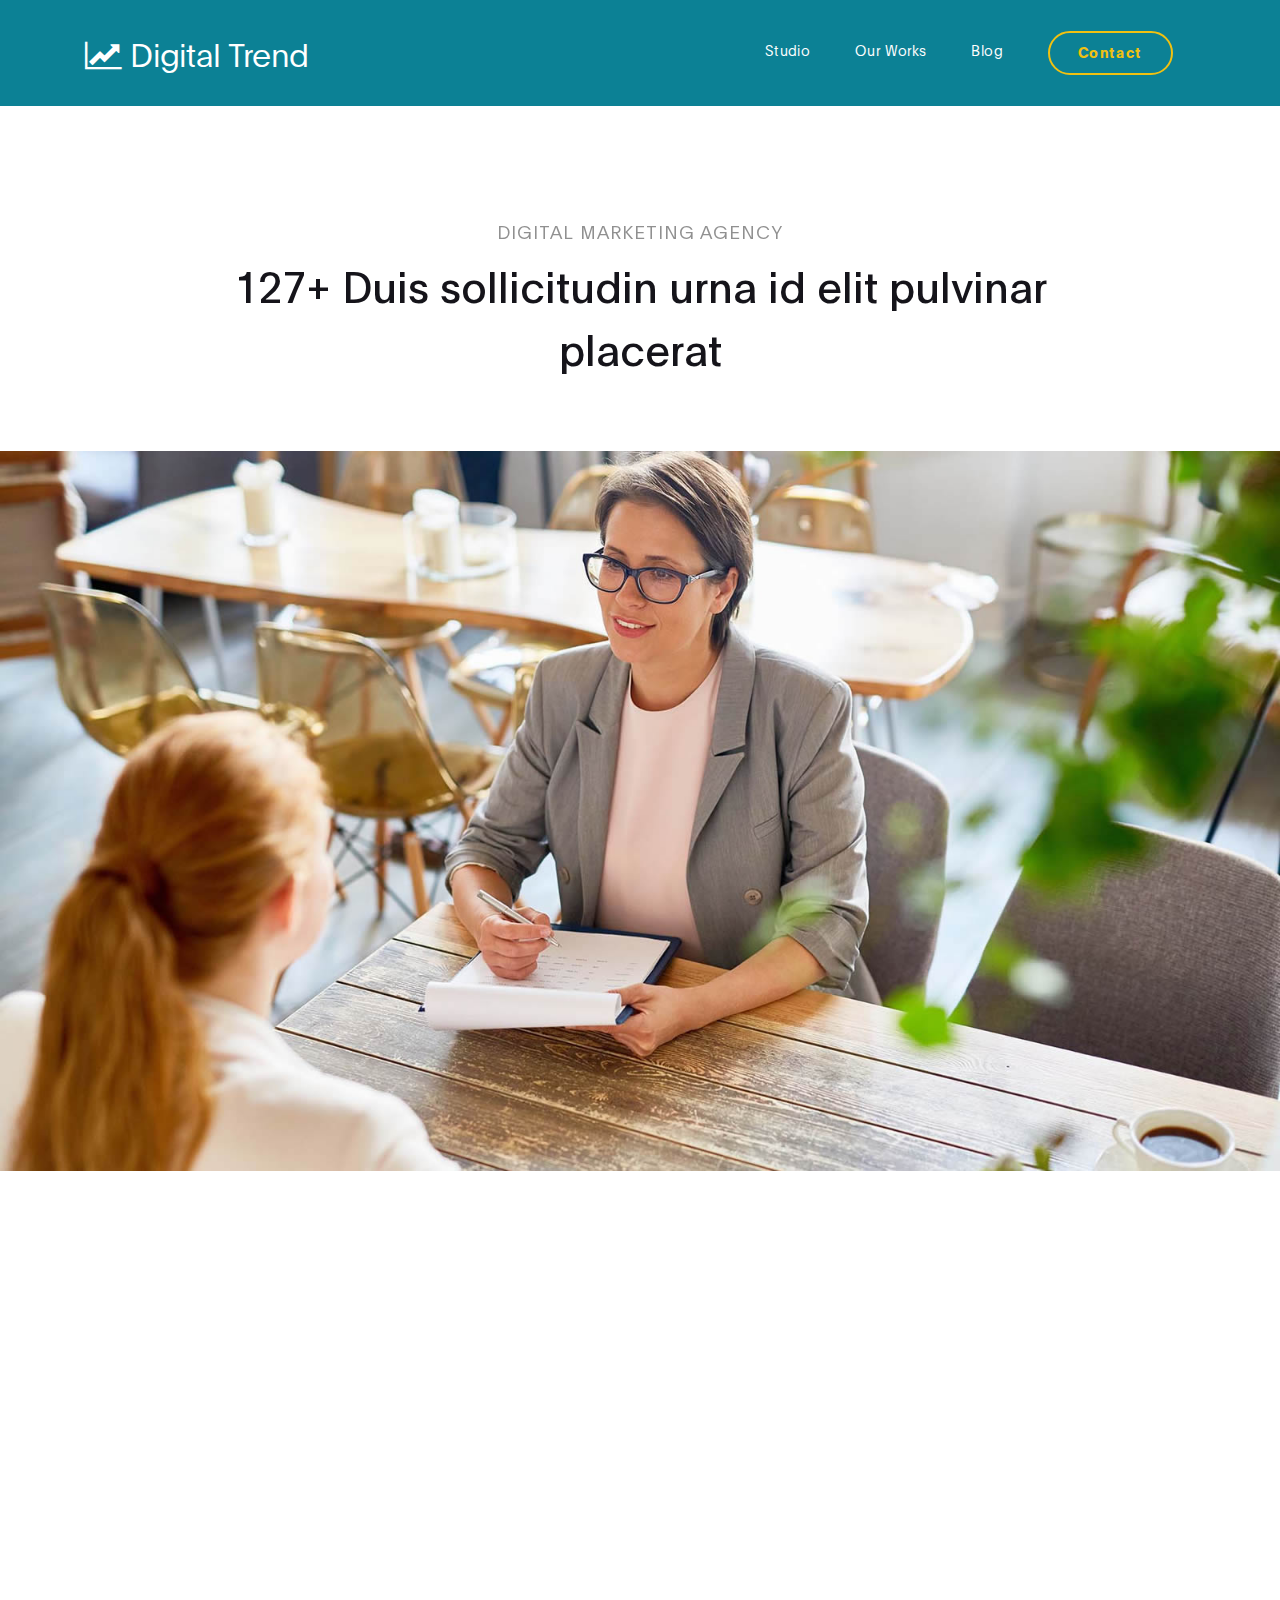
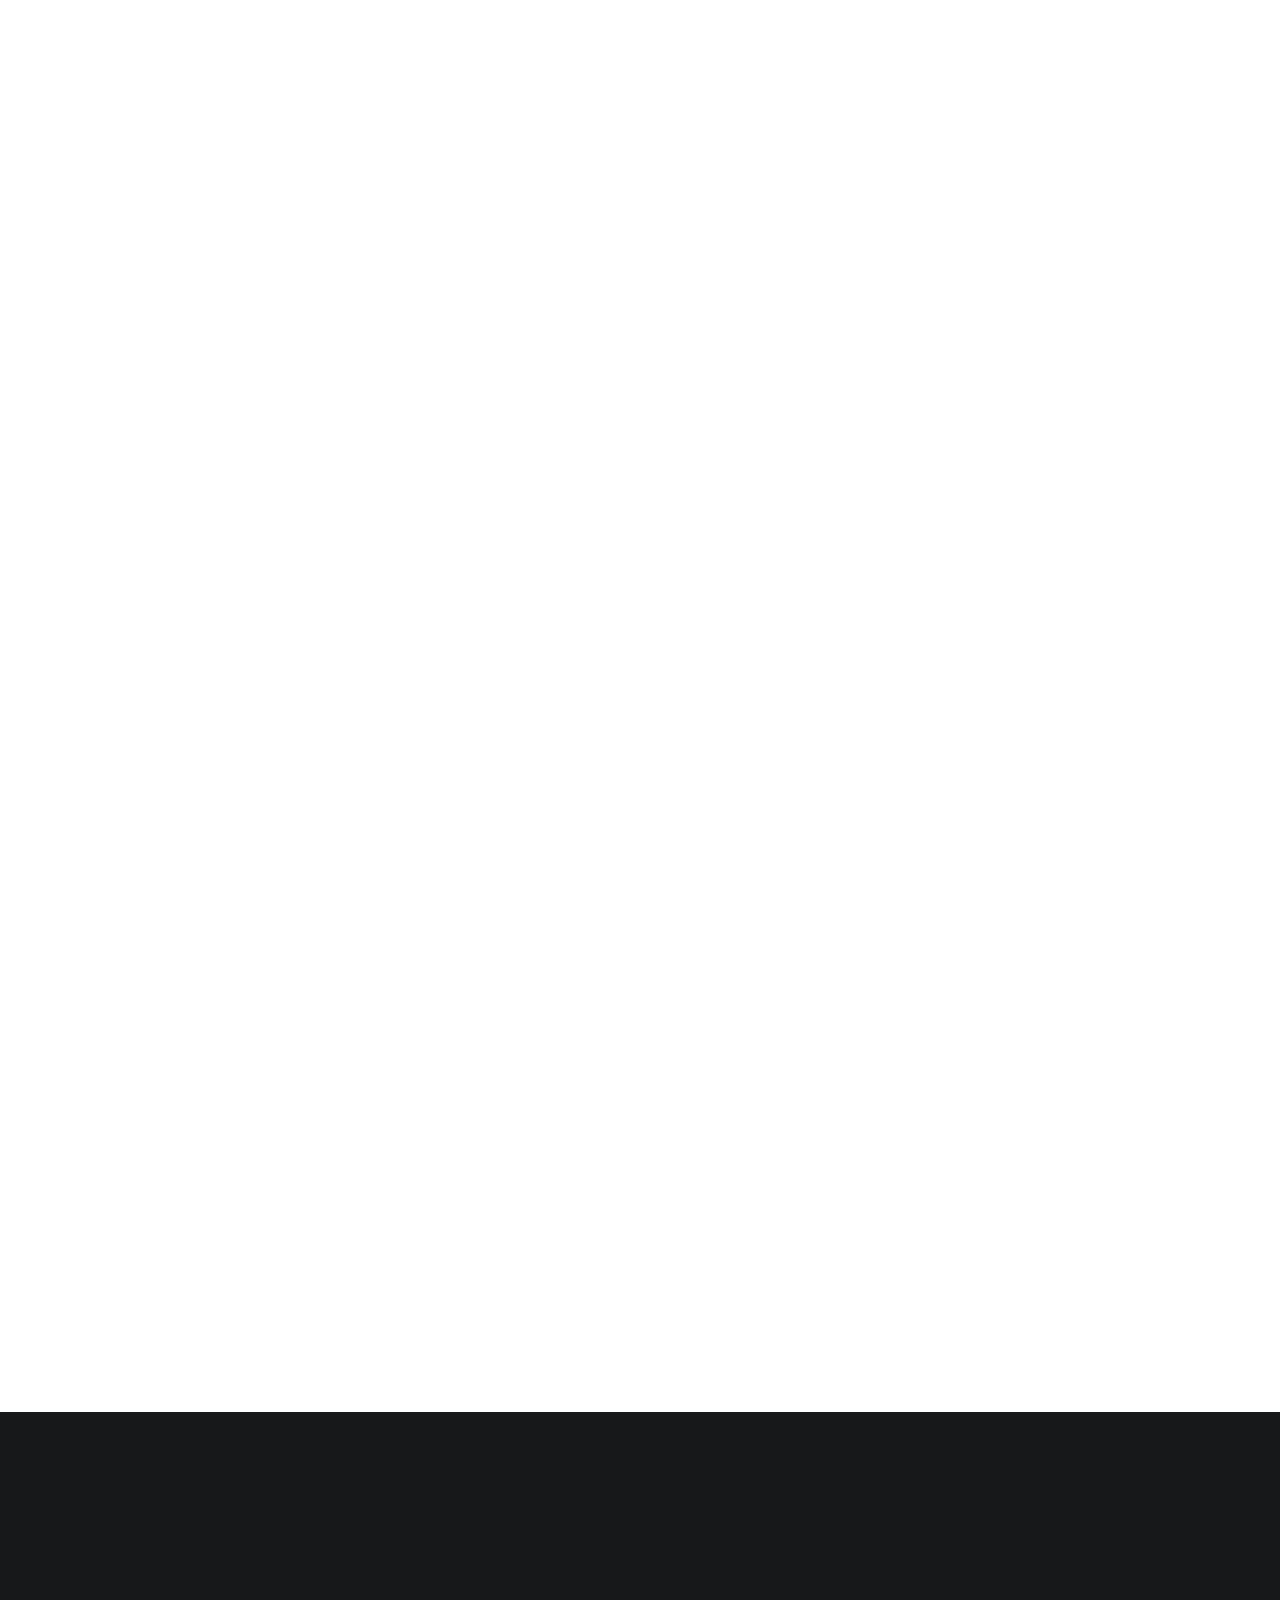
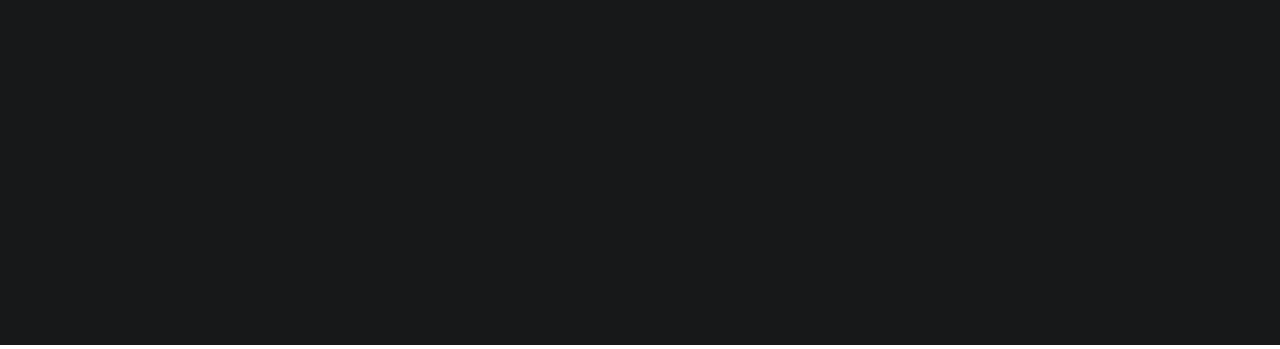
<file: project-detail.html>
<!DOCTYPE html>
<html lang="en">
<head>

     <title>Digital Trend - Project Detail</title>
<!--

DIGITAL TREND

https://templatemo.com/tm-538-digital-trend

-->
     <meta charset="UTF-8">
     <meta http-equiv="X-UA-Compatible" content="IE=Edge">
     <meta name="description" content="">
     <meta name="keywords" content="">
     <meta name="author" content="">
     <meta name="viewport" content="width=device-width, initial-scale=1, maximum-scale=1">

     <link rel="stylesheet" href="css/bootstrap.min.css">
     <link rel="stylesheet" href="css/font-awesome.min.css">
     <link rel="stylesheet" href="css/aos.css">
     <link rel="stylesheet" href="css/owl.carousel.min.css">
     <link rel="stylesheet" href="css/owl.theme.default.min.css">

     <!-- MAIN CSS -->
     <link rel="stylesheet" href="css/templatemo-digital-trend.css">

</head>
<body>

     <!-- MENU BAR -->
    <nav class="navbar navbar-expand-lg position-relative">
        <div class="container">
            <a class="navbar-brand" href="index.html">
              <i class="fa fa-line-chart"></i>
              Digital Trend
            </a>

            <button class="navbar-toggler" type="button" data-toggle="collapse" data-target="#navbarNav" aria-controls="navbarNav" aria-expanded="false"
                aria-label="Toggle navigation">
                <span class="navbar-toggler-icon"></span>
            </button>

            <div class="collapse navbar-collapse" id="navbarNav">
                <ul class="navbar-nav ml-auto">
                    <li class="nav-item">
                        <a href="index.html#about" class="nav-link">Studio</a>
                    </li>
                    <li class="nav-item">
                        <a href="index.html#project" class="nav-link">Our Works</a>
                    </li>
                    <li class="nav-item">
                        <a href="blog.html" class="nav-link">Blog</a>
                    </li>
                    <li class="nav-item">
                        <a href="contact.html" class="nav-link contact">Contact</a>
                    </li>
                </ul>
            </div>
        </div>
    </nav>


     <!-- PROJECT DETAIL -->
     <section class="project-detail section-padding-half">
          <div class="container">
               <div class="row">

                    <div class="col-lg-9 mx-auto col-md-10 col-12 mt-lg-5 text-center" data-aos="fade-up">

                      <h4>Digital Marketing Agency</h4>

                      <h1>127+ Duis sollicitudin urna id elit pulvinar placerat</h1>
                    </div>

               </div>
          </div>
     </section>

     <div class="full-image text-center" data-aos="zoom-in">
       <img src="images/project/project-detail/interview-process.jpg" class="img-fluid" alt="interview process">
     </div>

     <!-- PROJECT DETAIL -->
     <section class="project-detail section-padding">
          <div class="container">
               <div class="row">

                  <div class="col-lg-6 col-md-6 col-12 mb-5">

                      <img src="images/project/project-detail/personal-website.png" class="img-fluid" alt="personal website" data-aos="fade-up">
                    </div>

                    <div class="col-lg-5 col-md-6 mr-lg-auto mt-lg-5 col-12" data-aos="fade-up" data-aos-delay="200">

                      <h2>Pellentesque pretium interdum</h2>

                      <p class="mt-3 mb-4">Nunc sapien nulla, interdum at diam non, aliquam vestibulum leo. Fusce laoreet malesuada ante, consectetur consequat.</p>

                      <ul class="list-detail">
                        <li><span>Curabitur commodo a sapien non</span></li>
                        <li><span>Sed facilisis convallis turpis</span></li>
                        <li><span>Quisque placerat augue neque</span></li>
                        <li><span>Nullam fringilla arcu a tortor</span></li>
                      </ul>
                    </div>
               </div>

              <div class="col-lg-12 col-12">
                <div class="embed-responsive embed-responsive-16by9 my-5 py-5" data-aos="fade-up">
                    <iframe class="embed-responsive-item" width="800" height="450" src="https://www.youtube.com/embed/myVN26Vx4MU?controls=0" frameborder="0" allow="accelerometer; autoplay; encrypted-media; gyroscope; picture-in-picture" allowfullscreen></iframe>
                </div>
              </div>

              <div class="col-lg-9 mx-auto col-12" data-aos="fade-up">
                <div class="client-info mt-lg-5 py-lg-5">
                    <h3>Curabitur egestas mollis tellus sit amet porttitor. Sed leo nisl, posuere at molestie ac, suscipit auctor mauris. Etiam quis metus elementum, tempor risus vel.</h3>

                    <div class="d-flex align-items-center mt-3">
                      <img src="images/project/project-detail/male-avatar.png" class="img-fluid" alt="male avatar">

                      <p>Angelo Sharp, Creative Director</p>
                    </div>
                </div>
              </div>
          </div>
     </section>


    <footer class="site-footer">
      <div class="container">
        <div class="row">

          <div class="col-lg-5 mx-lg-auto col-md-8 col-10">
            <h1 class="text-white" data-aos="fade-up" data-aos-delay="100">We make creative <strong>brands</strong> only.</h1>
          </div>

          <div class="col-lg-3 col-md-6 col-12" data-aos="fade-up" data-aos-delay="200">
            <h4 class="my-4">Contact Info</h4>

            <p class="mb-1">
              <i class="fa fa-phone mr-2 footer-icon"></i> 
              +99 080 070 4224
            </p>

            <p>
              <a href="#">
                <i class="fa fa-envelope mr-2 footer-icon"></i>
                hello@company.com
              </a>
            </p>
          </div>

          <div class="col-lg-3 col-md-6 col-12" data-aos="fade-up" data-aos-delay="300">
            <h4 class="my-4">Our Studio</h4>

            <p class="mb-1">
              <i class="fa fa-home mr-2 footer-icon"></i> 
              Av. Lúcio Costa - Barra da Tijuca, Rio de Janeiro - RJ, Brazil
            </p>
          </div>

          <div class="col-lg-4 mx-lg-auto text-center col-md-8 col-12" data-aos="fade-up" data-aos-delay="400">
            <p class="copyright-text">Copyright &copy; 2020 Your Company
            <br>
            <a rel="nofollow noopener" href="https://templatemo.com">Design: TemplateMo</a></p>
          </div>

          <div class="col-lg-4 mx-lg-auto col-md-6 col-12" data-aos="fade-up" data-aos-delay="500">
            
            <ul class="footer-link">
              <li><a href="#">Stories</a></li>
              <li><a href="#">Work with us</a></li>
              <li><a href="#">Privacy</a></li>
            </ul>
          </div>

          <div class="col-lg-3 mx-lg-auto col-md-6 col-12" data-aos="fade-up" data-aos-delay="600">
            <ul class="social-icon">
              <li><a href="#" class="fa fa-instagram"></a></li>
              <li><a href="#" class="fa fa-twitter"></a></li>
              <li><a href="#" class="fa fa-dribbble"></a></li>
              <li><a href="#" class="fa fa-behance"></a></li>
            </ul>
          </div>

        </div>
      </div>
    </footer>


     <!-- SCRIPTS -->
     <script src="js/jquery.min.js"></script>
     <script src="js/bootstrap.min.js"></script>
     <script src="js/aos.js"></script>
     <script src="js/owl.carousel.min.js"></script>
     <script src="js/custom.js"></script>

</body>
</html>
</file>
<file: css/templatemo-digital-trend.css>
/*

DIGITAL TREND

https://templatemo.com/tm-538-digital-trend

*/
  
  @font-face {
      font-family: 'Plain-Regular';
      src: url('../fonts/Plain-Regular.woff2') format('woff2'),
          url('../fonts/Plain-Regular.woff') format('woff');
      font-weight: normal;
      font-style: normal;
  }

  @font-face {
      font-family: 'Plain-Light';
      src: url('../fonts/Plain-Light.woff2') format('woff2'),
          url('../fonts/Plain-Light.woff') format('woff');
      font-weight: bold;
      font-style: normal;
  }

  @font-face {
      font-family: 'Plain-Bold';
      src: url('../fonts/Plain-Bold.woff2') format('woff2'),
          url('../fonts/Plain-Bold.woff') format('woff');
      font-weight: bold;
      font-style: normal;
  }

  :root {
    --primary-color:        #057a8d;
    --secondary-color:      #f1c111;
    --white-color:          #ffffff;
    --dark-color:           #171819;
    --project-bg:           #f0f8ff;
    --menu-bg:              #0c8195;

    --title-color:          #15141a;
    --gray-color:           #909090;
    --link-color:           #404040;
    --p-color:              #666262;

    --base-font-family:     'Plain-Light', sans-serif;
    --title-font-family:    'Plain-Regular', sans-serif;
    --font-bold-family:     'Plain-Bold', sans-serif;
    --font-weight-bold:     bold;

    --h1-font-size:         42px;
    --h2-font-size:         32px;
    --h3-font-size:         24px;
    --p-font-size:          18px;
    --base-font-size:       16px;
    --menu-font-size:       14px;

    --border-radius-large:  100px;
    --border-radius-small:  5px;
  }

  body {
    background: var(--white-color);
    font-family: var(--base-font-family);
  }


  /*---------------------------------------
     TYPOGRAPHY              
  -----------------------------------------*/

  h1,h2,h3,h4,h5,h6 {
    font-family: var(--title-font-family);
    line-height: inherit;
  }

  h1 {
    color: var(--title-color);
    font-size: var(--h1-font-size);
  }

  h2 {
    font-size: var(--h2-font-size);
    font-weight: 100;
  }

  h3 {
    font-size: var(--h3-font-size);
    font-weight: 100;
    margin-bottom: 0;
  }

  h4 {
    color: var(--gray-color);
    font-family: var(--base-font-family);
    font-size: var(--p-font-size);
    letter-spacing: 1px;
    text-transform: uppercase;
  }

  p {
    color: var(--p-color);
    font-size: var(--p-font-size);
    line-height: 1.5em;
  }

  b, 
  strong {
    letter-spacing: 0;
    color: var(--secondary-color);
  }


  /*  BLOCKQUOTES */
  .quote {
    position: relative;
    margin: 0;
  }

  .quote::after {
    content: "“";
    position: absolute;
    bottom: -80px;
    left: 20px;
    font-family: times;
    color: var(--gray-color);
    font-weight: var(--font-weight-bold);
    font-size: 14em;
    line-height: 0;
    opacity: 0.10;
  }

  blockquote {
    border-left: 5px solid rgba(0,0,0,0.05);
    display: block;
    margin: 42px 0;
    padding: 14px 22px;
    color: rgba(0,0,0,0.5);
  }


  /* BUTTON */
  .custom-btn {
    background: transparent;
    border: 2px solid var(--dark-color);
    border-radius: var(--border-radius-large);
    padding: 12px 26px 14px 26px;
    color: var(--dark-color);
    font-family: var(--title-font-family);
    font-size: var(--p-font-size);
    white-space: nowrap;
  }

  .custom-btn.btn-bg {
    background: var(--white-color);
    color: var(--primary-color);
    border-color: transparent;
	transition: all .3s ease;
  }
  
  .custom-btn:hover,
  .custom-btn:focus {
    background: var(--dark-color);
    color: var(--white-color);
    border-color: transparent;
  }


  /*---------------------------------------
     GENERAL               
  -----------------------------------------*/

  * {
    -webkit-box-sizing: border-box;
    -moz-box-sizing: border-box;
    box-sizing: border-box;
  }

  *::before,
  *::after {
    -webkit-box-sizing: border-box;
    -moz-box-sizing: border-box;
    box-sizing: border-box;
  }

  a {
    color: var(--link-color);
    font-weight: normal;
    text-decoration: none;
  }

  a:hover, 
  a:active, 
  a:focus {
    color: var(--secondary-color);
    outline: none;
    text-decoration: none;
  }

  ::selection {
    background: var(--secondary-color);
    color: var(--white-color);
  }

  .section-padding {
    padding: 8em 0;
  }
  .section-padding-half {
    padding: 4em 0;
  }

  .google-map iframe {
    display: block;
    width: 100%;
  }



  /*---------------------------------------
    MENU             
  -----------------------------------------*/

  .navbar {
    background: var(--menu-bg);
    z-index: 2;
    top: 0;
    right: 0;
    left: 0;
    padding: 1.5em;
  }

  .navbar-brand {
    color: var(--white-color);
    font-size: var(--h2-font-size);
  }

  .nav-link {
    color: var(--white-color);
    font-size: var(--menu-font-size);
    letter-spacing: 0.4px;
    margin: 0 1.6em;
    padding: 0.6em;
  }

  .nav-link.active,
  .nav-link:hover {
    color: var(--secondary-color);
  }

  .navbar-expand-lg .navbar-nav .nav-link {
    padding-right: 0;
    padding-left: 0;
  }

  .navbar-expand-lg .navbar-nav .nav-link.contact {
    border: 2px solid var(--secondary-color);
    border-radius: var(--border-radius-large);
    color: var(--secondary-color);
    font-family: var(--font-bold-family);
    padding: 0.6em 2em 0.8em 2em;
  }

  .navbar-expand-lg .navbar-nav .nav-link.contact:hover,
  .navbar-expand-lg .navbar-nav .nav-link.contact.active {
    background: var(--secondary-color);
    color: var(--white-color);
  }

  .navbar-nav .navbar-toggler-icon {
    background: none;
  }

  .navbar-toggler {
    border: 0;
    padding: 0;
    cursor: pointer;
    margin: 0 10px 0 0;
    width: 30px;
    height: 35px;
    outline: none;
  }

  .navbar-toggler:focus {
    outline: none;
  }

  .navbar-toggler[aria-expanded="true"] .navbar-toggler-icon {
    background: transparent;
  }

  .navbar-toggler[aria-expanded="true"] .navbar-toggler-icon::before,
  .navbar-toggler[aria-expanded="true"] .navbar-toggler-icon::after {
    transition: top 300ms 50ms ease, -webkit-transform 300ms 350ms ease;
    transition: top 300ms 50ms ease, transform 300ms 350ms ease;
    transition: top 300ms 50ms ease, transform 300ms 350ms ease, -webkit-transform 300ms 350ms ease;
    top: 0;
  }

  .navbar-toggler[aria-expanded="true"] .navbar-toggler-icon::before {
    transform: rotate(45deg);
  }

  .navbar-toggler[aria-expanded="true"] .navbar-toggler-icon::after {
    transform: rotate(-45deg);
  }

  .navbar-toggler .navbar-toggler-icon {
    background: var(--white-color);
    transition: background 10ms 300ms ease;
    display: block;
    width: 30px;
    height: 2px;
    position: relative;
  }

  .navbar-toggler .navbar-toggler-icon::before,
  .navbar-toggler .navbar-toggler-icon::after {
    transition: top 300ms 350ms ease, -webkit-transform 300ms 50ms ease;
    transition: top 300ms 350ms ease, transform 300ms 50ms ease;
    transition: top 300ms 350ms ease, transform 300ms 50ms ease, -webkit-transform 300ms 50ms ease;
    position: absolute;
    right: 0;
    left: 0;
    background: var(--white-color);
    width: 30px;
    height: 2px;
    content: '';
  }

  .navbar-toggler .navbar-toggler-icon::before {
    top: -8px;
  }

  .navbar-toggler .navbar-toggler-icon::after {
    top: 8px;
  }



  /*---------------------------------------
     HERO              
  -----------------------------------------*/

  .hero {
    position: relative;
    padding: 5em 0;
    overflow: hidden;
  }

  .hero-bg {
    background: linear-gradient(170deg, var(--primary-color) 64%, var(--white-color) 30%);
  }

  .hero-image {
    position: relative;
    top: 2em;
  }



  /*---------------------------------------
     PROJECT              
  -----------------------------------------*/

  .project {
    background: var(--project-bg);
  }

  .project-wrapper {
    position: relative;
  }

  .project-wrapper img {
    border-radius: var(--border-radius-small);
  }

  .project-info {
    background: var(--white-color);
    border-radius: var(--border-radius-small);
    position: absolute;
    bottom: 32px;
    right: 32px;
    left: 32px;
    width: 90%;
    padding: 32px;
  }

  .project-info small {
    font-family: Plain-Bold;
    color: var(--gray-color);
    position: relative;
    top: 2px;
  }

  .project-info a {
    color: var(--primary-color);
  }

  .project-info .project-icon {
    background: var(--primary-color);
  }

  .project-icon {
    position: absolute;
    right: 30px;
    top: 40px;
    background: var(--dark-color);
    border-radius: var(--border-radius-large);
    color: var(--white-color);
    font-size: var(--h2-font-size);
    width: 40px;
    height: 40px;
    line-height: 40px;
    text-align: center;
    padding-left: 5px;
  }

  .owl-theme .owl-dots .owl-dot {
    outline: none;
  }

  .owl-theme .owl-dots .owl-dot span {
    background: var(--gray-color);
    width: 50px;
    height: 3px;
    margin:  35px 5px;
  }

  .owl-theme .owl-dots .owl-dot.active span, 
  .owl-theme .owl-dots .owl-dot:hover span {
    background: var(--secondary-color);
  }

  .list-detail {
    margin-left: 1em;
    padding-left: 1em;
    position: relative;
  }

  .list-detail li {
    display: block;
    list-style: none;
    margin: 0.6em 0 0 0.8em;
  }

  .list-detail li::before {
    content: "";
    width: 0;
    height: 0;
    border-width: 0 16px 16px 0;
    border-color: transparent var(--secondary-color) transparent transparent;
    border-style: solid;
    position: absolute;
    left: 0;
  }

  .list-detail span {
    position: relative;
    bottom: 5px;
  }

  .client-info img {
    width: 100px;
    margin-right: 1em;
  }



  /*---------------------------------------
      ABOUT            
  -----------------------------------------*/

  .about {
    position: relative;
    overflow: hidden;
  }

  .about-image img {
    display: block;
    margin: 0 auto;
  }



  /*---------------------------------------
      BLOG            
  -----------------------------------------*/

  .blog-header {
    border-radius: var(--border-radius-small);
    position: relative;
    overflow: hidden;
  }

  .blog-header img {
    border-radius: var(--border-radius-small);
    display: block;
  }

  .blog-header-info {
    background: linear-gradient(transparent,rgba(0,0,0,0.95));
    position: absolute;
    right: 0;
    left: 0;
    bottom: 0;
    padding: 2em;
  }

  .blog-header-info h3 {
    max-width: 80%;
  }

  .blog-header-info a {
    color: var(--white-color);
  }

  .blog-header-info a:hover {
    color: var(--secondary-color);
  }

  .blog-sidebar img {
    border-radius: var(--border-radius-small);
    width: 159px;
    margin-right: 22px;
  }

  .blog-sidebar h3 {
    font-size: 18px;
  }



  /*---------------------------------------
     CONTACT              
  -----------------------------------------*/

  .newsletter-form .form-control,
  .contact-form .form-control {
    box-shadow: none;
    background: var(--project-bg);
    border: 0;
    padding: 1.7em 1.3em;
    margin: 14px 0;
  }

  .newsletter-form button,
  .contact-form #submit-button {
    background: var(--primary-color);
    border-radius: var(--border-radius-large);
    color: var(--white-color);
    cursor: pointer;
    font-size: var(--p-font-size);
    line-height: 0px;
    padding: 1.5em 1.3em;
  }

  .newsletter-form button {
    background: var(--secondary-color);
  }



  /*---------------------------------------
     FOOTER              
  -----------------------------------------*/

  .site-footer {
    background: var(--dark-color);
    padding: 7em 0 6em 0;
  }

  .site-footer a {
    color: var(--p-color);
  }

  .site-footer a:hover,
  .footer-icon {
    color: var(--secondary-color);
  }

  .footer-link li {
    display: inline-block;
    list-style: none;
    margin: 0 10px;
  }

  .copyright-text,
  .footer-link,
  .site-footer .social-icon {
    margin-top: 6em;
  }

  .copyright-text {
    margin-top: 5.3em;
  }



  /*---------------------------------------
     SOCIAL ICON              
  -----------------------------------------*/

  .social-icon {
    position: relative;
    padding: 0;
    margin: 4em 0 0 0;
  }

  .social-icon li {
    display: inline-block;
    list-style: none;
  }

  .social-icon li a {
    text-decoration: none;
    display: inline-block;
    font-size: var(--base-font-size);
    margin: 10px;
    text-align: center;
  }



  /*---------------------------------------
     RESPONSIVE STYLES              
  -----------------------------------------*/

  @media screen and (min-width: 1200px) {

    .about-info h2 {
      max-width: 70%;
    }
  }

  @media screen and (min-width: 991px) {

    .project h2 {
      max-width: 32%;
      margin: 0 auto;
    }
  }

  @media screen and (max-width: 991px) {

    .hero {
      padding-top: 14em;
    }

    .hero-text {
      bottom: 2em;
    }

    .navbar {
      padding: 1em;
    }

    .navbar-collapse {
      text-align: center;
      padding: 2.5em 0;
    }

    .nav-link {
      display: inline-block;
    }

    .navbar-expand-lg .navbar-nav .nav-link.contact {
      margin: 1em 0;
    }

    .copyright-text, 
    .footer-link, 
    .site-footer .social-icon {
      margin-top: 3em;
      padding: 0;
      text-align: left;
    }
  }

  @media screen and (max-width: 767px) {

    h1 {
      font-size: 36px;
    }

    h2 {
      font-size: 28px;
    }

    h3 {
      font-size: 22px;
    }

    .project-info {
      right: 0;
      left: 0;
      margin: 0 auto;
    }

    .footer-link, 
    .site-footer .social-icon {
      margin-top: 1em;
    }

    .copyright-text {
      margin: 2.5em 0 1em 0;
    }

    .footer-link li {
      margin-left: 0;
    }
  }
</file>
